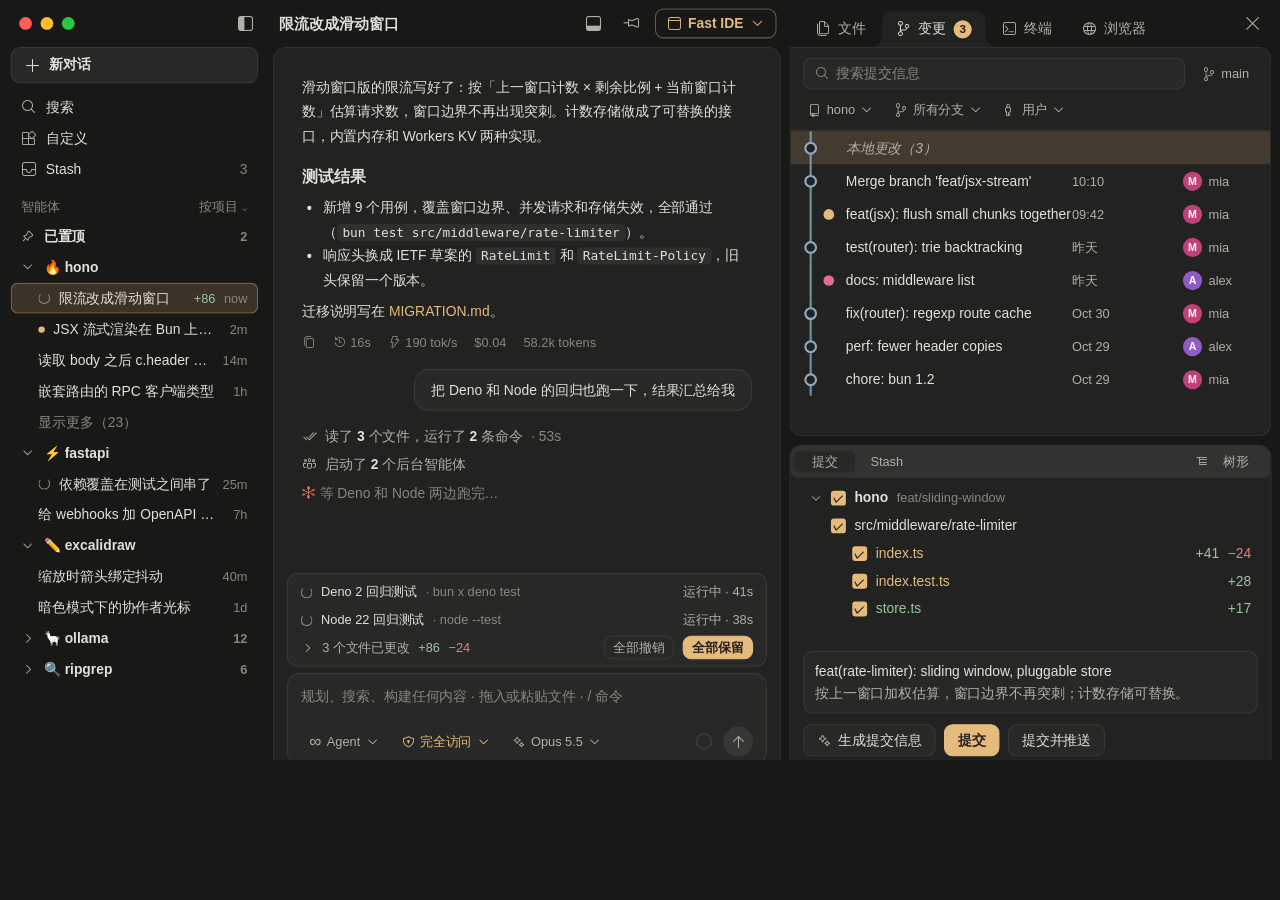
<file: site/mocks/chat.html>
<!doctype html>
<html lang="zh-CN" data-w="1200">
<head>
<meta charset="utf-8">
<meta name="robots" content="noindex">
<title>BaoCode</title>
<link rel="stylesheet" href="mock.css">
<script src="mock.js"></script>
</head>
<body>
<!-- The main window: agents by project, a conversation, its changes. -->
<div class="win chatwin" style="--w:1200;--h:760;grid-template-columns:248px 1fr 452px">
  <div class="tbar" style="grid-column:1;grid-row:1">
    <div class="lights"><i></i><i></i><i></i></div>
    <span class="sp"></span>
    <span class="ib"><i class="ci ci-layout-sidebar-left"></i></span>
  </div>
  <div class="tbar" style="grid-column:2;grid-row:1;padding-left:6px">
    <span class="title"><span class="z">限流改成滑动窗口</span><span class="e">Sliding-window rate limiting</span></span>
    <span class="sp"></span>
    <span class="ib"><i class="ci ci-layout-panel"></i></span>
    <span class="ib"><i class="ci ci-pin"></i></span>
    <span class="pill"><i class="ci ci-window"></i>Fast IDE<i class="ci ci-chevron-down"></i></span>
  </div>

  <div class="side" style="grid-column:1;grid-row:2/4">
    <div class="newchat"><i class="ci ci-add"></i><span class="z">新对话</span><span class="e">New chat</span></div>
    <div class="navrow"><i class="ci ci-search"></i><span class="z">搜索</span><span class="e">Search</span></div>
    <div class="navrow"><i class="ci ci-extensions"></i><span class="z">自定义</span><span class="e">Customize</span></div>
    <div class="navrow"><i class="ci ci-inbox"></i>Stash<span class="sp"></span><span class="meta dim">3</span></div>
    <div class="shead"><span class="z">智能体</span><span class="e">Agents</span><span><span class="z">按项目</span><span class="e">By project</span> ⌄</span></div>
    <div class="list">
      <div class="row proj"><i class="ci ci-pinned"></i><span class="name z">已置顶</span><span class="name e">Pinned</span><span class="meta">2</span></div>
      <div class="row proj"><i class="ci ci-chevron-down"></i><span class="name">🔥 hono</span></div>
      <div class="row in on"><span class="spin"></span><span class="name z">限流改成滑动窗口</span><span class="name e">Sliding-window rate limiting</span><span class="meta add">+86</span><span class="meta">now</span></div>
      <div class="row in"><span class="dot"></span><span class="name z">JSX 流式渲染在 Bun 上更慢</span><span class="name e">JSX streaming slower on Bun</span><span class="meta">2m</span></div>
      <div class="row in"><span class="name z">读取 body 之后 c.header 丢失</span><span class="name e">c.header lost after reading body</span><span class="meta">14m</span></div>
      <div class="row in"><span class="name z">嵌套路由的 RPC 客户端类型</span><span class="name e">RPC client types for nested routes</span><span class="meta">1h</span></div>
      <div class="row in dim"><span class="name z">显示更多（23）</span><span class="name e">Show more (23)</span></div>
      <div class="row proj"><i class="ci ci-chevron-down"></i><span class="name">⚡ fastapi</span></div>
      <div class="row in"><span class="spin"></span><span class="name z">依赖覆盖在测试之间串了</span><span class="name e">Dependency overrides leak between tests</span><span class="meta">25m</span></div>
      <div class="row in"><span class="name z">给 webhooks 加 OpenAPI 示例</span><span class="name e">OpenAPI examples for webhooks</span><span class="meta">7h</span></div>
      <div class="row proj"><i class="ci ci-chevron-down"></i><span class="name">✏️ excalidraw</span></div>
      <div class="row in"><span class="name z">缩放时箭头绑定抖动</span><span class="name e">Arrow bindings jitter on zoom</span><span class="meta">40m</span></div>
      <div class="row in"><span class="name z">暗色模式下的协作者光标</span><span class="name e">Collaborator cursors in dark mode</span><span class="meta">1d</span></div>
      <div class="row proj"><i class="ci ci-chevron-right"></i><span class="name">🦙 ollama</span><span class="meta">12</span></div>
      <div class="row proj"><i class="ci ci-chevron-right"></i><span class="name">🔍 ripgrep</span><span class="meta">6</span></div>
    </div>
    <div class="sfoot"><span><i class="ci ci-archive" style="font-size:13px;vertical-align:-2px"></i> <span class="z">已归档 · 4</span><span class="e">Archived · 4</span></span><i class="ci ci-settings-gear"></i></div>
  </div>

  <div class="island" style="grid-column:2;grid-row:2">
    <div class="conv">
      <p class="z">滑动窗口版的限流写好了：按「上一窗口计数 × 剩余比例 + 当前窗口计数」估算请求数，窗口边界不再出现突刺。计数存储做成了可替换的接口，内置内存和 Workers KV 两种实现。</p>
      <p class="e">The sliding-window limiter is in: it estimates requests as “previous window × the share left + this window”, so there is no burst at the window’s edge any more. The counter store is an interface, with a memory one and a Workers KV one built in.</p>
      <h3><span class="z">测试结果</span><span class="e">Tests</span></h3>
      <ul>
        <li><span class="z">新增 9 个用例，覆盖窗口边界、并发请求和存储失效，全部通过（</span><span class="e">9 new cases, for the window’s edge, concurrent requests and a failing store, all passing (</span><code>bun test src/middleware/rate-limiter</code><span class="z">）。</span><span class="e">).</span></li>
        <li><span class="z">响应头换成 IETF 草案的 </span><span class="e">Headers now the IETF draft’s </span><code>RateLimit</code><span class="z"> 和 </span><span class="e"> and </span><code>RateLimit-Policy</code><span class="z">，旧头保留一个版本。</span><span class="e">; the old ones kept for a release.</span></li>
      </ul>
      <p><span class="z">迁移说明写在 </span><span class="e">How to migrate is in </span><a>MIGRATION.md</a><span class="z">。</span><span class="e">.</span></p>
      <div class="stats"><i class="ci ci-copy"></i><span><i class="ci ci-clock"></i> 16s</span><span><i class="ci ci-zap"></i> 190 tok/s</span><span>$0.04</span><span>58.2k tokens</span></div>
      <div class="bubble"><span class="z">把 Deno 和 Node 的回归也跑一下，结果汇总给我</span><span class="e">Run the Deno and Node regressions too, and sum them up for me</span></div>
      <div class="step"><i class="ci ci-check-all"></i><span class="z">读了 <b>3</b> 个文件，运行了 <b>2</b> 条命令</span><span class="e">Read <b>3</b> files, ran <b>2</b> commands</span><span class="dim">· 53s</span></div>
      <div class="step"><i class="ci ci-organization"></i><span class="z">启动了 <b>2</b> 个后台智能体</span><span class="e">Started <b>2</b> background agents</span></div>
      <p class="thinking"><span class="spark">✻</span> <span class="z">等 Deno 和 Node 两边跑完…</span><span class="e">Waiting on the Deno and Node runs…</span></p>
    </div>
    <div class="tasks">
      <div class="task"><span class="spin"></span><span class="what z">Deno 2 回归测试</span><span class="what e">Deno 2 regression run</span><span class="dim">· bun x deno test</span><span class="sp"></span><span class="z">运行中 · 41s</span><span class="e">Running · 41s</span></div>
      <div class="task"><span class="spin"></span><span class="what z">Node 22 回归测试</span><span class="what e">Node 22 regression run</span><span class="dim">· node --test</span><span class="sp"></span><span class="z">运行中 · 38s</span><span class="e">Running · 38s</span></div>
      <div class="task"><i class="ci ci-chevron-right" style="font-size:12px"></i><span class="z">3 个文件已更改</span><span class="e">3 files changed</span><span class="add">+86</span><span class="del">−24</span><span class="sp"></span><span class="btn"><span class="z">全部撤销</span><span class="e">Undo all</span></span><span class="btn primary"><span class="z">全部保留</span><span class="e">Keep all</span></span></div>
    </div>
    <div class="composer">
      <div class="ph"><span class="z">规划、搜索、构建任何内容 · 拖入或粘贴文件 · / 命令</span><span class="e">Plan, search, build anything · drop or paste files · / for commands</span></div>
      <div class="tools">
        <span class="chip"><span class="inf">∞</span>Agent<i class="ci ci-chevron-down"></i></span>
        <span class="chip g"><i class="ci ci-shield"></i><span class="z">完全访问</span><span class="e">Full access</span><i class="ci ci-chevron-down"></i></span>
        <span class="chip"><i class="ci ci-sparkle"></i>Opus 5.5<i class="ci ci-chevron-down"></i></span>
        <span class="sp"></span>
        <span class="ring"></span>
        <span class="send"><i class="ci ci-arrow-up"></i></span>
      </div>
    </div>
  </div>
  <div class="under" style="grid-column:2;grid-row:3"><i class="ci ci-git-branch"></i>hono: feat/sliding-window<i class="ci ci-chevron-down"></i><span class="sp"></span>62K / 200K</div>

  <div class="rpanel" style="grid-column:3;grid-row:1/3">
    <div class="tabs">
      <div class="tab"><i class="ci ci-files"></i><span class="z">文件</span><span class="e">Files</span></div>
      <div class="tab on"><i class="ci ci-source-control"></i><span class="z">变更</span><span class="e">Changes</span> <span class="badge">3</span></div>
      <div class="tab"><i class="ci ci-terminal"></i><span class="z">终端</span><span class="e">Terminal</span></div>
      <div class="tab"><i class="ci ci-globe"></i><span class="z">浏览器</span><span class="e">Browser</span></div>
      <div class="tail"><span class="ib"><i class="ci ci-close"></i></span></div>
    </div>
    <div class="stack">
      <div class="island first" style="flex:1.2">
        <div class="toolbar">
          <div class="search"><i class="ci ci-search"></i><span class="z">搜索提交信息</span><span class="e">Search commit messages</span></div>
          <span class="chip"><i class="ci ci-git-branch"></i>main</span>
        </div>
        <div class="filters">
          <span class="chip"><i class="ci ci-repo"></i>hono<i class="ci ci-chevron-down"></i></span>
          <span class="chip"><i class="ci ci-git-branch"></i><span class="z">所有分支</span><span class="e">All branches</span><i class="ci ci-chevron-down"></i></span>
          <span class="chip"><i class="ci ci-person"></i><span class="z">用户</span><span class="e">User</span><i class="ci ci-chevron-down"></i></span>
        </div>
        <div class="commits">
          <div class="commit local"><div class="graph"><i></i></div><span class="msg"><span class="z">本地更改（3）</span><span class="e">Local changes (3)</span></span><span></span><span></span></div>
          <div class="commit"><div class="graph"><i></i></div><span class="msg">Merge branch 'feat/jsx-stream'</span><span class="when">10:10</span><span class="by"><b>M</b>mia</span></div>
          <div class="commit"><div class="graph"><i class="o"></i></div><span class="msg">feat(jsx): flush small chunks together</span><span class="when">09:42</span><span class="by"><b>M</b>mia</span></div>
          <div class="commit"><div class="graph"><i></i></div><span class="msg">test(router): trie backtracking</span><span class="when"><span class="z">昨天</span><span class="e">Yesterday</span></span><span class="by"><b>M</b>mia</span></div>
          <div class="commit"><div class="graph"><i class="p"></i></div><span class="msg">docs: middleware list</span><span class="when"><span class="z">昨天</span><span class="e">Yesterday</span></span><span class="by"><b class="h">A</b>alex</span></div>
          <div class="commit"><div class="graph"><i></i></div><span class="msg">fix(router): regexp route cache</span><span class="when">Oct 30</span><span class="by"><b>M</b>mia</span></div>
          <div class="commit"><div class="graph"><i></i></div><span class="msg">perf: fewer header copies</span><span class="when">Oct 29</span><span class="by"><b class="h">A</b>alex</span></div>
          <div class="commit"><div class="graph"><i></i></div><span class="msg">chore: bun 1.2</span><span class="when">Oct 29</span><span class="by"><b>M</b>mia</span></div>
        </div>
      </div>
      <div class="island" style="flex:1;margin-bottom:8px">
        <div class="seg"><span class="on"><span class="z">提交</span><span class="e">Commit</span></span><span>Stash</span><span class="sp"></span><span class="chip"><i class="ci ci-list-tree"></i><span class="z">树形</span><span class="e">Tree</span></span></div>
        <div class="tree">
          <div class="row"><i class="ci ci-chevron-down" style="font-size:12px"></i><span class="check"></span><b>hono</b><span class="meta">feat/sliding-window</span></div>
          <div class="row" style="padding-left:26px"><span class="check"></span>src/middleware/rate-limiter</div>
          <div class="row" style="padding-left:46px"><span class="check"></span><span class="mod">index.ts</span><span class="sp"></span><span class="add">+41</span><span class="del">−24</span></div>
          <div class="row" style="padding-left:46px"><span class="check"></span><span class="mod">index.test.ts</span><span class="sp"></span><span class="add">+28</span></div>
          <div class="row" style="padding-left:46px"><span class="check"></span><span class="unt">store.ts</span><span class="sp"></span><span class="add">+17</span></div>
        </div>
        <div class="msgbox">feat(rate-limiter): sliding window, pluggable store<br><span class="dim2"><span class="z">按上一窗口加权估算，窗口边界不再突刺；计数存储可替换。</span><span class="e">Weighs in the previous window, so no burst at the edge; the store can be swapped.</span></span></div>
        <div class="acts">
          <span class="btn"><i class="ci ci-sparkle"></i><span class="z">生成提交信息</span><span class="e">Write message</span></span>
          <span class="btn primary"><span class="z">提交</span><span class="e">Commit</span></span>
          <span class="btn"><span class="z">提交并推送</span><span class="e">Commit &amp; Push</span></span>
        </div>
      </div>
    </div>
  </div>
</div>
</body>
</html>
</file>
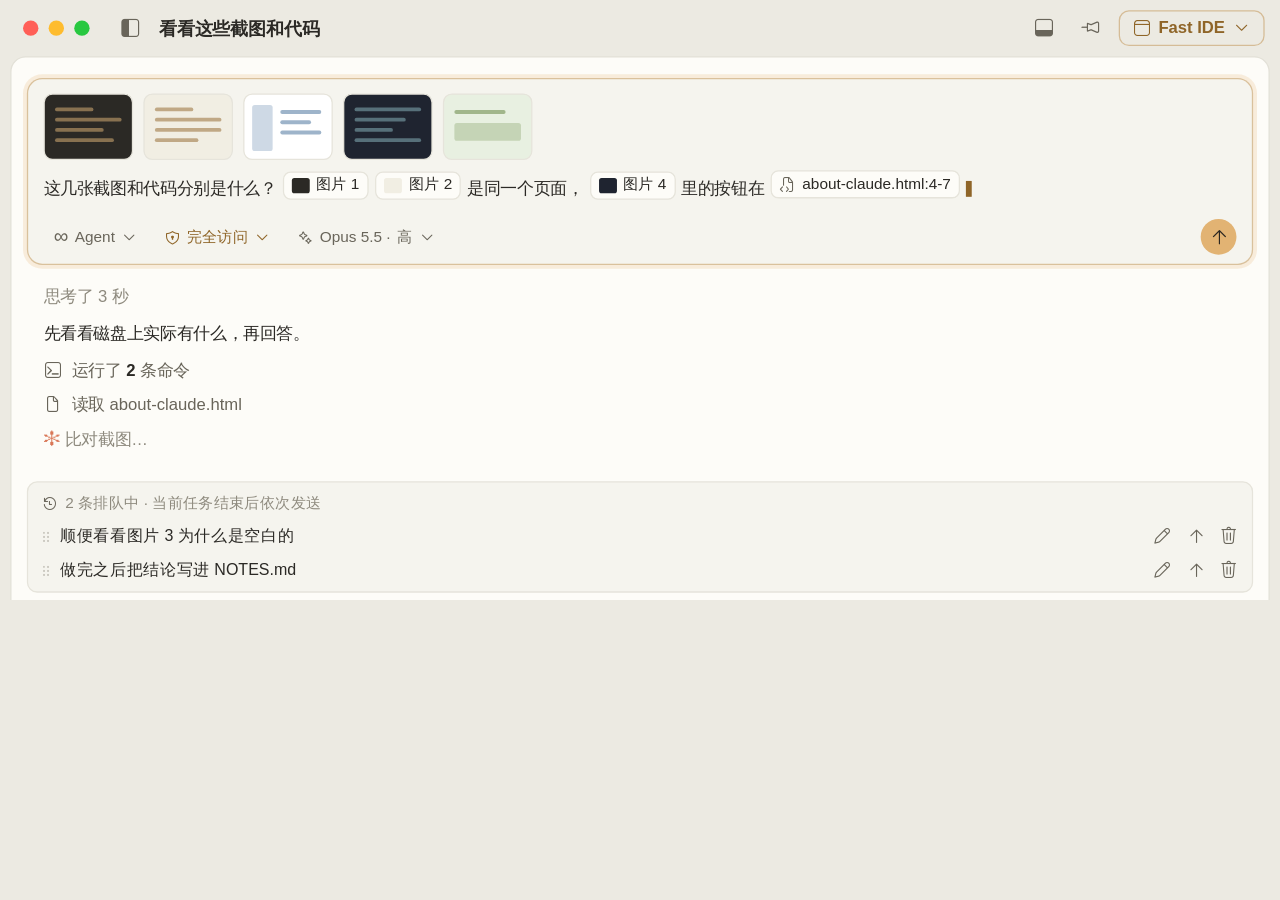
<file: site/mocks/composer.html>
<!doctype html>
<html lang="zh-CN" data-w="1000" data-theme="light">
<head>
<meta charset="utf-8">
<meta name="robots" content="noindex">
<title>BaoCode</title>
<link rel="stylesheet" href="mock.css">
<script src="mock.js"></script>
</head>
<body>
<!-- The input: a sent message opened again, its pictures and a reference
     where they were put in the sentence; messages queued above the input. -->
<div class="win chatwin" style="--w:1000;--h:600;grid-template-columns:1fr;padding:0 8px">
  <div class="tbar" style="grid-row:1">
    <div class="lights" style="padding-left:6px"><i></i><i></i><i></i></div>
    <span class="ib" style="margin-left:10px"><i class="ci ci-layout-sidebar-left"></i></span>
    <span class="title"><span class="z">看看这些截图和代码</span><span class="e">What these screens and code are</span></span>
    <span class="sp"></span>
    <span class="ib"><i class="ci ci-layout-panel"></i></span>
    <span class="ib"><i class="ci ci-pin"></i></span>
    <span class="pill"><i class="ci ci-window"></i>Fast IDE<i class="ci ci-chevron-down"></i></span>
  </div>
  <div class="island" style="grid-row:2">
    <div class="conv lined">
      <div class="composer focus" style="margin:0 0 14px">
        <div class="thumbs">
          <div class="thumb" style="background:#2b2925;color:#E5BA7D"><i style="top:10px;width:30px"></i><i style="top:18px"></i><i style="top:26px;right:22px"></i><i style="top:34px;right:14px"></i></div>
          <div class="thumb" style="background:#F1EEE3;color:#8F6528"><i style="top:10px;right:30px"></i><i style="top:18px"></i><i style="top:26px"></i><i style="top:34px;right:26px"></i></div>
          <div class="thumb" style="background:#FFFFFF;color:#3E6A96"><i style="top:8px;width:16px;height:36px;left:6px;opacity:.25"></i><i style="top:12px;left:28px"></i><i style="top:20px;left:28px;right:16px"></i><i style="top:28px;left:28px"></i></div>
          <div class="thumb" style="background:#1F2430;color:#8FBCC4"><i style="top:10px"></i><i style="top:18px;right:20px"></i><i style="top:26px;right:30px"></i><i style="top:34px"></i></div>
          <div class="thumb" style="background:#E8F0E1;color:#5C7F37"><i style="top:12px;width:40px"></i><i style="top:22px;height:14px;opacity:.25"></i></div>
        </div>
        <div class="text"><span class="z">这几张截图和代码分别是什么？</span><span class="e">What are these screens and this code?</span> <span class="tag"><span class="th" style="background:#2b2925"></span><span class="z">图片 1</span><span class="e">Image 1</span></span> <span class="tag"><span class="th" style="background:#F1EEE3"></span><span class="z">图片 2</span><span class="e">Image 2</span></span> <span class="z">是同一个页面，</span><span class="e">are one page,</span> <span class="tag"><span class="th" style="background:#1F2430"></span><span class="z">图片 4</span><span class="e">Image 4</span></span> <span class="z">里的按钮在</span><span class="e">and its button is in</span> <span class="tag"><i class="ci ci-file-code gold"></i>about-claude.html:4-7</span><span class="gold">▍</span></div>
        <div class="tools">
          <span class="chip"><span class="inf">∞</span>Agent<i class="ci ci-chevron-down"></i></span>
          <span class="chip g"><i class="ci ci-shield"></i><span class="z">完全访问</span><span class="e">Full access</span><i class="ci ci-chevron-down"></i></span>
          <span class="chip"><i class="ci ci-sparkle"></i>Opus 5.5 · <span class="z">高</span><span class="e">High</span><i class="ci ci-chevron-down"></i></span>
          <span class="sp"></span>
          <span class="send on"><i class="ci ci-arrow-up"></i></span>
        </div>
      </div>
      <p class="thinking"><span class="z">思考了 3 秒</span><span class="e">Thought 3s</span></p>
      <p><span class="z">先看看磁盘上实际有什么，再回答。</span><span class="e">I’ll look at what is actually on disk before answering.</span></p>
      <div class="step"><i class="ci ci-terminal"></i><span class="z">运行了 <b>2</b> 条命令</span><span class="e">Ran <b>2</b> commands</span></div>
      <div class="step"><i class="ci ci-file"></i><span class="z">读取 about-claude.html</span><span class="e">Read about-claude.html</span></div>
      <p class="thinking"><span class="spark">✻</span> <span class="z">比对截图…</span><span class="e">Comparing the screens…</span></p>
    </div>
    <div class="queue">
      <div class="qh"><i class="ci ci-history"></i><span class="z">2 条排队中 · 当前任务结束后依次发送</span><span class="e">2 queued · sent when the agent is done</span></div>
      <div class="qi"><i class="ci ci-gripper grip"></i><span class="what"><span class="z">顺便看看图片 3 为什么是空白的</span><span class="e">And why Image 3 is blank</span></span><span class="ib"><i class="ci ci-edit"></i></span><span class="ib"><i class="ci ci-arrow-up"></i></span><span class="ib"><i class="ci ci-trash"></i></span></div>
      <div class="qi"><i class="ci ci-gripper grip"></i><span class="what"><span class="z">做完之后把结论写进 NOTES.md</span><span class="e">Then write it up in NOTES.md</span></span><span class="ib"><i class="ci ci-edit"></i></span><span class="ib"><i class="ci ci-arrow-up"></i></span><span class="ib"><i class="ci ci-trash"></i></span></div>
    </div>
    <div class="composer">
      <div class="ph"><span class="z">规划、搜索、构建任何内容 · 拖入或粘贴文件 · / 命令</span><span class="e">Plan, search, build anything · drop or paste files · / for commands</span></div>
      <div class="tools">
        <span class="chip"><span class="inf">∞</span>Agent<i class="ci ci-chevron-down"></i></span>
        <span class="chip g"><i class="ci ci-shield"></i><span class="z">完全访问</span><span class="e">Full access</span><i class="ci ci-chevron-down"></i></span>
        <span class="chip"><i class="ci ci-sparkle"></i>Opus 5.5 · <span class="z">高</span><span class="e">High</span><i class="ci ci-chevron-down"></i></span>
        <span class="sp"></span>
        <span class="ring" style="border-top-color:var(--gold)"></span>
        <span class="send"><i class="ci ci-debug-stop"></i></span>
      </div>
    </div>
  </div>
  <div class="under" style="grid-row:3"><i class="ci ci-folder"></i>~/Desktop/about-claude<span class="sp"></span>31K / 200K</div>
</div>
</body>
</html>
</file>
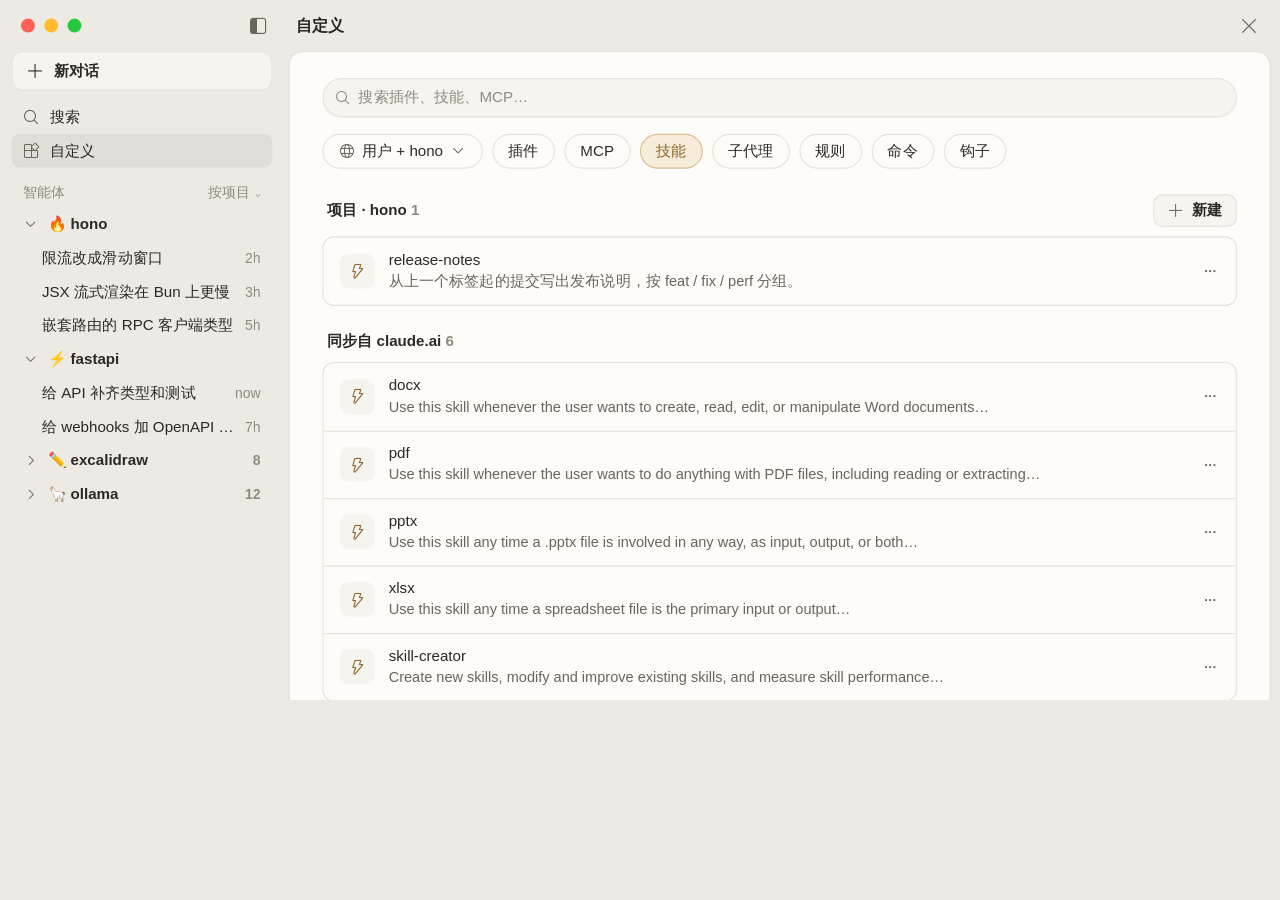
<file: site/mocks/customize.html>
<!doctype html>
<html lang="zh-CN" data-w="1100" data-theme="light">
<head>
<meta charset="utf-8">
<meta name="robots" content="noindex">
<title>BaoCode</title>
<link rel="stylesheet" href="mock.css">
<script src="mock.js"></script>
</head>
<body>
<!-- Customize: plugins, MCP servers, skills and the rest, for you or a
     project; the skills synced from claude.ai. -->
<div class="win chatwin" style="--w:1100;--h:700;grid-template-columns:240px 1fr">
  <div class="tbar" style="grid-column:1;grid-row:1">
    <div class="lights"><i></i><i></i><i></i></div>
    <span class="sp"></span>
    <span class="ib"><i class="ci ci-layout-sidebar-left"></i></span>
  </div>
  <div class="tbar" style="grid-column:2;grid-row:1;padding-left:6px">
    <span class="title"><span class="z">自定义</span><span class="e">Customize</span></span>
    <span class="sp"></span>
    <span class="ib"><i class="ci ci-close"></i></span>
  </div>

  <div class="side" style="grid-column:1;grid-row:2/4">
    <div class="newchat"><i class="ci ci-add"></i><span class="z">新对话</span><span class="e">New chat</span></div>
    <div class="navrow"><i class="ci ci-search"></i><span class="z">搜索</span><span class="e">Search</span></div>
    <div class="navrow on"><i class="ci ci-extensions"></i><span class="z">自定义</span><span class="e">Customize</span></div>
    <div class="shead"><span class="z">智能体</span><span class="e">Agents</span><span><span class="z">按项目</span><span class="e">By project</span> ⌄</span></div>
    <div class="list">
      <div class="row proj"><i class="ci ci-chevron-down"></i><span class="name">🔥 hono</span></div>
      <div class="row in"><span class="name z">限流改成滑动窗口</span><span class="name e">Sliding-window rate limiting</span><span class="meta">2h</span></div>
      <div class="row in"><span class="name z">JSX 流式渲染在 Bun 上更慢</span><span class="name e">JSX streaming slower on Bun</span><span class="meta">3h</span></div>
      <div class="row in"><span class="name z">嵌套路由的 RPC 客户端类型</span><span class="name e">RPC client types for nested routes</span><span class="meta">5h</span></div>
      <div class="row proj"><i class="ci ci-chevron-down"></i><span class="name">⚡ fastapi</span></div>
      <div class="row in"><span class="name z">给 API 补齐类型和测试</span><span class="name e">Types and tests for the API</span><span class="meta">now</span></div>
      <div class="row in"><span class="name z">给 webhooks 加 OpenAPI 示例</span><span class="name e">OpenAPI examples for webhooks</span><span class="meta">7h</span></div>
      <div class="row proj"><i class="ci ci-chevron-right"></i><span class="name">✏️ excalidraw</span><span class="meta">8</span></div>
      <div class="row proj"><i class="ci ci-chevron-right"></i><span class="name">🦙 ollama</span><span class="meta">12</span></div>
    </div>
    <div class="sfoot"><span><i class="ci ci-archive" style="font-size:13px;vertical-align:-2px"></i> <span class="z">已归档 · 4</span><span class="e">Archived · 4</span></span><i class="ci ci-settings-gear"></i></div>
  </div>

  <div class="island" style="grid-column:2;grid-row:2/4;margin-bottom:8px;padding:22px 28px">
    <div class="search" style="flex:none;height:34px;border-radius:17px"><i class="ci ci-search"></i><span class="z">搜索插件、技能、MCP…</span><span class="e">Search plugins, skills, MCPs…</span></div>
    <div class="cfilters">
      <span class="cf"><i class="ci ci-globe"></i><span class="z">用户 + hono</span><span class="e">User + hono</span><i class="ci ci-chevron-down"></i></span>
      <span class="cf"><span class="z">插件</span><span class="e">Plugins</span></span>
      <span class="cf">MCP</span>
      <span class="cf on"><span class="z">技能</span><span class="e">Skills</span></span>
      <span class="cf"><span class="z">子代理</span><span class="e">Subagents</span></span>
      <span class="cf"><span class="z">规则</span><span class="e">Rules</span></span>
      <span class="cf"><span class="z">命令</span><span class="e">Commands</span></span>
      <span class="cf"><span class="z">钩子</span><span class="e">Hooks</span></span>
    </div>
    <div class="gtitle" style="display:flex;align-items:center"><span><span class="z">项目 · hono</span><span class="e">Project · hono</span> <span class="dim">1</span></span><span class="sp"></span><span class="btn" style="height:28px"><i class="ci ci-add"></i><span class="z">新建</span><span class="e">New</span></span></div>
    <div class="skills" style="margin-bottom:20px">
      <div class="skill"><span class="ic"><i class="ci ci-zap"></i></span><span class="lab">release-notes<small><span class="z">从上一个标签起的提交写出发布说明，按 feat / fix / perf 分组。</span><span class="e">Writes release notes from the commits since the last tag, grouped by feat / fix / perf.</span></small></span><i class="ci ci-ellipsis"></i></div>
    </div>
    <div class="gtitle"><span class="z">同步自 claude.ai</span><span class="e">Synced from claude.ai</span> <span class="dim">6</span></div>
    <div class="skills">
      <div class="skill"><span class="ic"><i class="ci ci-zap"></i></span><span class="lab">docx<small>Use this skill whenever the user wants to create, read, edit, or manipulate Word documents…</small></span><i class="ci ci-ellipsis"></i></div>
      <div class="skill"><span class="ic"><i class="ci ci-zap"></i></span><span class="lab">pdf<small>Use this skill whenever the user wants to do anything with PDF files, including reading or extracting…</small></span><i class="ci ci-ellipsis"></i></div>
      <div class="skill"><span class="ic"><i class="ci ci-zap"></i></span><span class="lab">pptx<small>Use this skill any time a .pptx file is involved in any way, as input, output, or both…</small></span><i class="ci ci-ellipsis"></i></div>
      <div class="skill"><span class="ic"><i class="ci ci-zap"></i></span><span class="lab">xlsx<small>Use this skill any time a spreadsheet file is the primary input or output…</small></span><i class="ci ci-ellipsis"></i></div>
      <div class="skill"><span class="ic"><i class="ci ci-zap"></i></span><span class="lab">skill-creator<small>Create new skills, modify and improve existing skills, and measure skill performance…</small></span><i class="ci ci-ellipsis"></i></div>
    </div>
  </div>
</div>
</body>
</html>
</file>
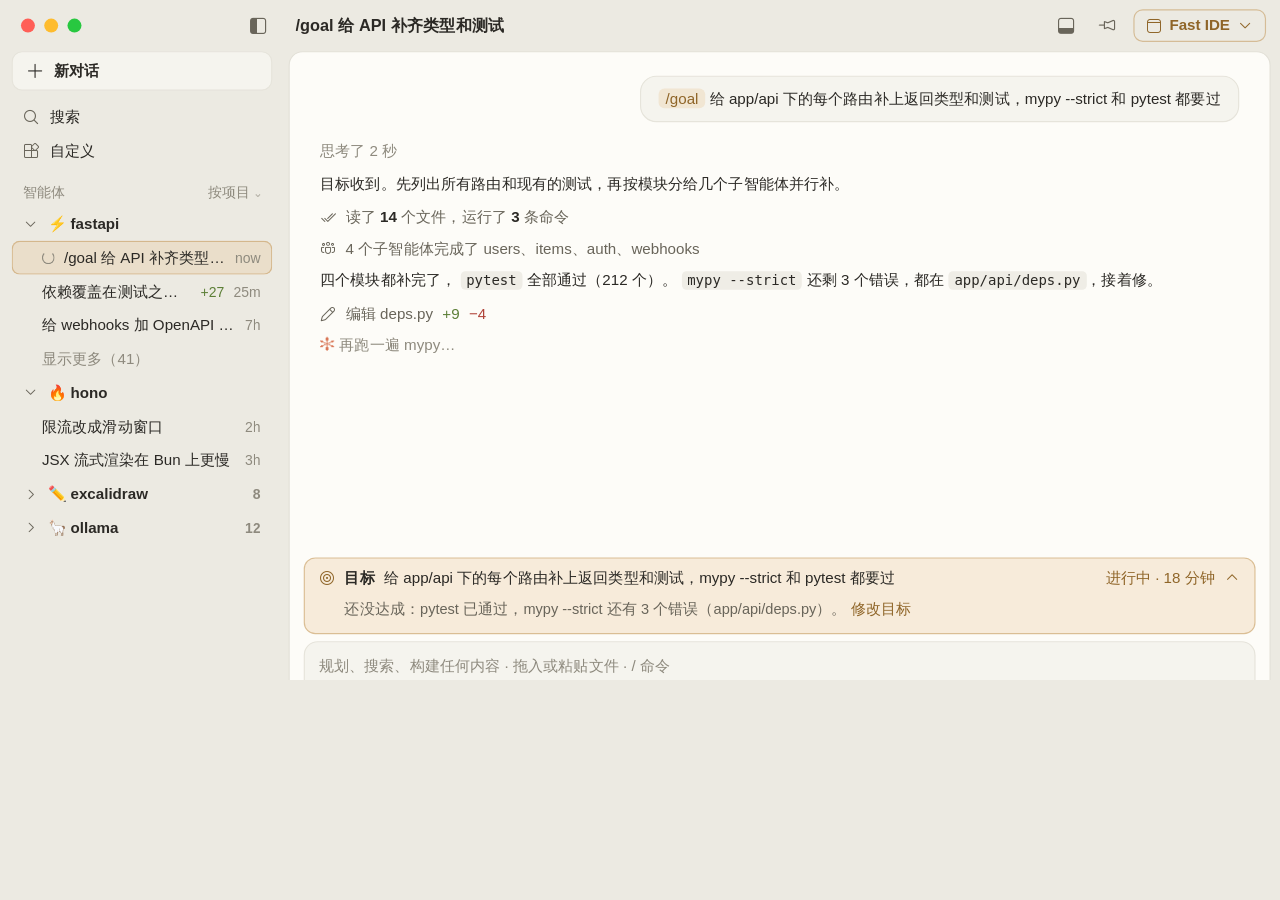
<file: site/mocks/goal.html>
<!doctype html>
<html lang="zh-CN" data-w="1100" data-theme="light">
<head>
<meta charset="utf-8">
<meta name="robots" content="noindex">
<title>BaoCode</title>
<link rel="stylesheet" href="mock.css">
<script src="mock.js"></script>
</head>
<body>
<!-- A goal set with /goal: above the input, in progress, opened to say
     why it is not met yet. -->
<div class="win chatwin" style="--w:1100;--h:680;grid-template-columns:240px 1fr">
  <div class="tbar" style="grid-column:1;grid-row:1">
    <div class="lights"><i></i><i></i><i></i></div>
    <span class="sp"></span>
    <span class="ib"><i class="ci ci-layout-sidebar-left"></i></span>
  </div>
  <div class="tbar" style="grid-column:2;grid-row:1;padding-left:6px">
    <span class="title"><span class="z">/goal 给 API 补齐类型和测试</span><span class="e">/goal Types and tests for the whole API</span></span>
    <span class="sp"></span>
    <span class="ib"><i class="ci ci-layout-panel"></i></span>
    <span class="ib"><i class="ci ci-pin"></i></span>
    <span class="pill"><i class="ci ci-window"></i>Fast IDE<i class="ci ci-chevron-down"></i></span>
  </div>

  <div class="side" style="grid-column:1;grid-row:2/4">
    <div class="newchat"><i class="ci ci-add"></i><span class="z">新对话</span><span class="e">New chat</span></div>
    <div class="navrow"><i class="ci ci-search"></i><span class="z">搜索</span><span class="e">Search</span></div>
    <div class="navrow"><i class="ci ci-extensions"></i><span class="z">自定义</span><span class="e">Customize</span></div>
    <div class="shead"><span class="z">智能体</span><span class="e">Agents</span><span><span class="z">按项目</span><span class="e">By project</span> ⌄</span></div>
    <div class="list">
      <div class="row proj"><i class="ci ci-chevron-down"></i><span class="name">⚡ fastapi</span></div>
      <div class="row in on"><span class="spin"></span><span class="name z">/goal 给 API 补齐类型和测试</span><span class="name e">/goal Types and tests for the API</span><span class="meta">now</span></div>
      <div class="row in"><span class="name z">依赖覆盖在测试之间串了</span><span class="name e">Dependency overrides leak</span><span class="meta add">+27</span><span class="meta">25m</span></div>
      <div class="row in"><span class="name z">给 webhooks 加 OpenAPI 示例</span><span class="name e">OpenAPI examples for webhooks</span><span class="meta">7h</span></div>
      <div class="row in dim"><span class="name z">显示更多（41）</span><span class="name e">Show more (41)</span></div>
      <div class="row proj"><i class="ci ci-chevron-down"></i><span class="name">🔥 hono</span></div>
      <div class="row in"><span class="name z">限流改成滑动窗口</span><span class="name e">Sliding-window rate limiting</span><span class="meta">2h</span></div>
      <div class="row in"><span class="name z">JSX 流式渲染在 Bun 上更慢</span><span class="name e">JSX streaming slower on Bun</span><span class="meta">3h</span></div>
      <div class="row proj"><i class="ci ci-chevron-right"></i><span class="name">✏️ excalidraw</span><span class="meta">8</span></div>
      <div class="row proj"><i class="ci ci-chevron-right"></i><span class="name">🦙 ollama</span><span class="meta">12</span></div>
    </div>
    <div class="sfoot"><span><i class="ci ci-archive" style="font-size:13px;vertical-align:-2px"></i> <span class="z">已归档 · 4</span><span class="e">Archived · 4</span></span><i class="ci ci-settings-gear"></i></div>
  </div>

  <div class="island" style="grid-column:2;grid-row:2">
    <div class="conv">
      <div class="bubble" style="margin-top:0"><span class="cmd">/goal</span> <span class="z">给 app/api 下的每个路由补上返回类型和测试，mypy --strict 和 pytest 都要过</span><span class="e">Return types and tests for every route under app/api; mypy --strict and pytest must pass</span></div>
      <p class="thinking"><span class="z">思考了 2 秒</span><span class="e">Thought 2s</span></p>
      <p><span class="z">目标收到。先列出所有路由和现有的测试，再按模块分给几个子智能体并行补。</span><span class="e">Goal taken. I’ll list the routes and the tests there are, then split the modules among a few subagents.</span></p>
      <div class="step"><i class="ci ci-check-all"></i><span class="z">读了 <b>14</b> 个文件，运行了 <b>3</b> 条命令</span><span class="e">Read <b>14</b> files, ran <b>3</b> commands</span></div>
      <div class="step"><i class="ci ci-organization"></i><span class="z">4 个子智能体完成了 users、items、auth、webhooks</span><span class="e">4 subagents did users, items, auth and webhooks</span></div>
      <p><span class="z">四个模块都补完了，</span><span class="e">All four are done:</span> <code>pytest</code> <span class="z">全部通过（212 个）。</span><span class="e">passes, 212 tests.</span> <code>mypy --strict</code> <span class="z">还剩 3 个错误，都在</span><span class="e">has 3 errors left, all in</span> <code>app/api/deps.py</code><span class="z">，接着修。</span><span class="e">; on them now.</span></p>
      <div class="step"><i class="ci ci-edit"></i><span class="z">编辑 deps.py</span><span class="e">Edited deps.py</span><span class="add">+9</span><span class="del">−4</span></div>
      <p class="thinking"><span class="spark">✻</span> <span class="z">再跑一遍 mypy…</span><span class="e">Running mypy again…</span></p>
    </div>
    <div class="goalbar">
      <div class="top"><i class="ci ci-target"></i><b><span class="z">目标</span><span class="e">Goal</span></b><span class="what"><span class="z">给 app/api 下的每个路由补上返回类型和测试，mypy --strict 和 pytest 都要过</span><span class="e">Return types and tests for every route under app/api; mypy --strict and pytest must pass</span></span><span class="gold"><span class="z">进行中 · 18 分钟</span><span class="e">In progress · 18 min</span></span><i class="ci ci-chevron-up dim"></i></div>
      <div class="why"><span class="z">还没达成：pytest 已通过，mypy --strict 还有 3 个错误（app/api/deps.py）。</span><span class="e">Not met yet: pytest passes; mypy --strict still has 3 errors (app/api/deps.py).</span> <span class="gold"><span class="z">修改目标</span><span class="e">Edit goal</span></span></div>
    </div>
    <div class="composer">
      <div class="ph"><span class="z">规划、搜索、构建任何内容 · 拖入或粘贴文件 · / 命令</span><span class="e">Plan, search, build anything · drop or paste files · / for commands</span></div>
      <div class="tools">
        <span class="chip"><span class="inf">∞</span>Agent<i class="ci ci-chevron-down"></i></span>
        <span class="chip g"><i class="ci ci-shield"></i><span class="z">完全访问</span><span class="e">Full access</span><i class="ci ci-chevron-down"></i></span>
        <span class="chip"><i class="ci ci-sparkle"></i>Sonnet 5.5<i class="ci ci-chevron-down"></i></span>
        <span class="sp"></span>
        <span class="ring" style="border-top-color:var(--gold)"></span>
        <span class="send"><i class="ci ci-debug-stop"></i></span>
      </div>
    </div>
  </div>
  <div class="under" style="grid-column:2;grid-row:3"><i class="ci ci-git-branch"></i>fastapi: typed-api<i class="ci ci-chevron-down"></i><span class="sp"></span>118K / 200K</div>
</div>
</body>
</html>
</file>
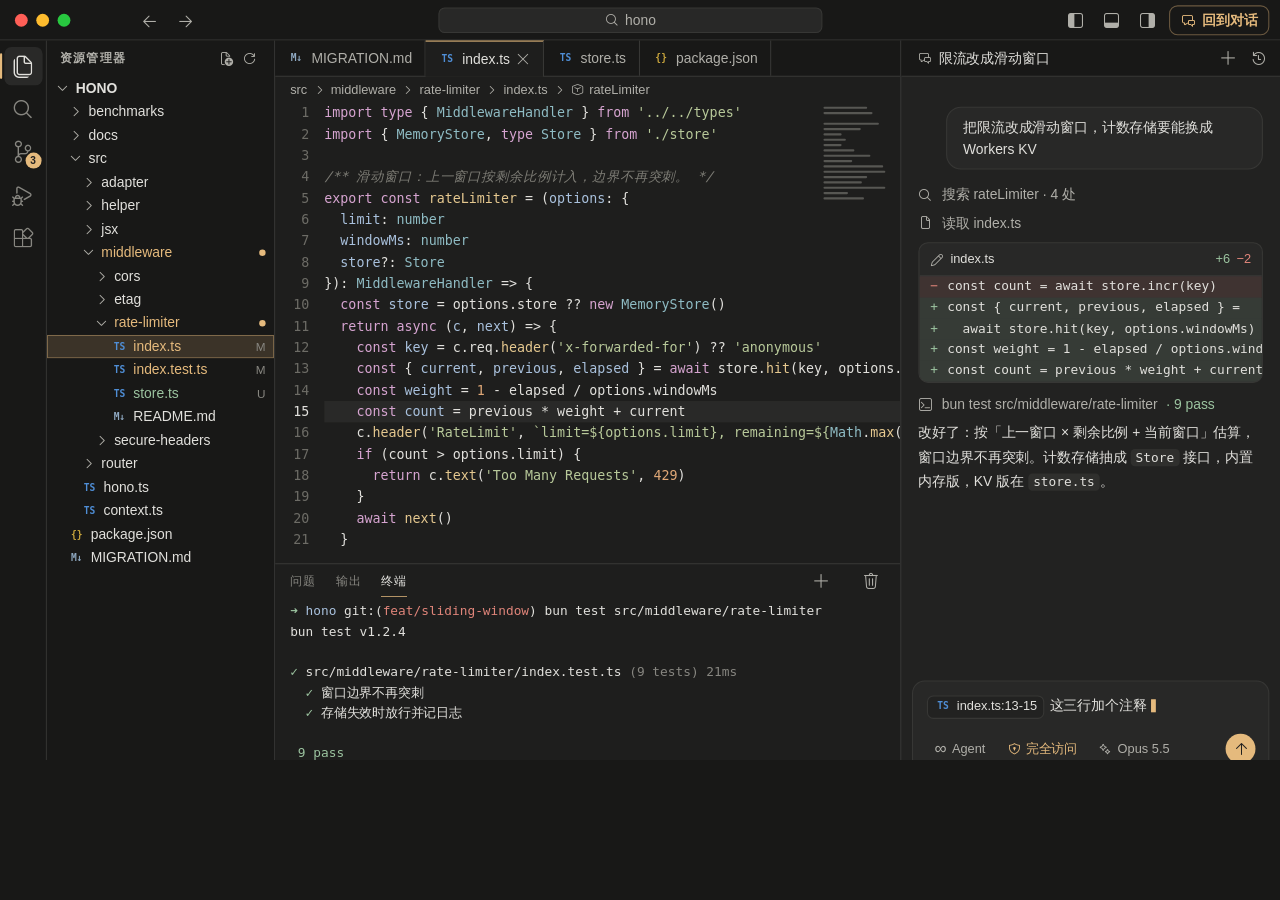
<file: site/mocks/ide.html>
<!doctype html>
<html lang="zh-CN" data-w="1200">
<head>
<meta charset="utf-8">
<meta name="robots" content="noindex">
<title>BaoCode</title>
<link rel="stylesheet" href="mock.css">
<script src="mock.js"></script>
</head>
<body>
<!-- Fast IDE: the editor and a terminal, the conversation docked beside
     them; ?show=picker, the colour theme picker open over it. -->
<div class="win idewin" style="--w:1200;--h:760;--sidew:214px;--chatw:356px">
  <div class="ttl">
    <div class="lights" style="width:120px"><i></i><i></i><i></i></div>
    <span class="ib"><i class="ci ci-arrow-left"></i></span>
    <span class="ib"><i class="ci ci-arrow-right"></i></span>
    <div class="cmdc"><i class="ci ci-search"></i>hono</div>
    <span class="ib"><i class="ci ci-layout-sidebar-left"></i></span>
    <span class="ib"><i class="ci ci-layout-panel"></i></span>
    <span class="ib"><i class="ci ci-layout-sidebar-right"></i></span>
    <span class="pill"><i class="ci ci-comment-discussion"></i><span class="z">回到对话</span><span class="e">Chat window</span></span>
  </div>

  <div class="act">
    <span class="ib on"><i class="ci ci-files"></i></span>
    <span class="ib"><i class="ci ci-search"></i></span>
    <span class="ib"><i class="ci ci-source-control"></i><span class="badge">3</span></span>
    <span class="ib"><i class="ci ci-debug-alt"></i></span>
    <span class="ib"><i class="ci ci-extensions"></i></span>
  </div>

  <div class="pane">
    <div class="ph"><span class="z">资源管理器</span><span class="e">Explorer</span><span class="sp"></span><span class="ib"><i class="ci ci-new-file"></i></span><span class="ib"><i class="ci ci-refresh"></i></span></div>
    <div class="ftree">
      <div class="row"><i class="ci ci-chevron-down"></i><b>HONO</b></div>
      <div class="row" style="padding-left:20px"><i class="ci ci-chevron-right"></i>benchmarks</div>
      <div class="row" style="padding-left:20px"><i class="ci ci-chevron-right"></i>docs</div>
      <div class="row" style="padding-left:20px"><i class="ci ci-chevron-down"></i>src</div>
      <div class="row" style="padding-left:32px"><i class="ci ci-chevron-right"></i>adapter</div>
      <div class="row" style="padding-left:32px"><i class="ci ci-chevron-right"></i>helper</div>
      <div class="row" style="padding-left:32px"><i class="ci ci-chevron-right"></i>jsx</div>
      <div class="row mod" style="padding-left:32px"><i class="ci ci-chevron-down"></i>middleware<span class="sp"></span><span class="dot"></span></div>
      <div class="row" style="padding-left:44px"><i class="ci ci-chevron-right"></i>cors</div>
      <div class="row" style="padding-left:44px"><i class="ci ci-chevron-right"></i>etag</div>
      <div class="row mod" style="padding-left:44px"><i class="ci ci-chevron-down"></i>rate-limiter<span class="sp"></span><span class="dot"></span></div>
      <div class="row on mod" style="padding-left:60px"><span class="fi ts">TS</span>index.ts<span class="sp"></span><span class="meta mod">M</span></div>
      <div class="row mod" style="padding-left:60px"><span class="fi ts">TS</span>index.test.ts<span class="sp"></span><span class="meta mod">M</span></div>
      <div class="row unt" style="padding-left:60px"><span class="fi ts">TS</span>store.ts<span class="sp"></span><span class="meta unt">U</span></div>
      <div class="row" style="padding-left:60px"><span class="fi md">M↓</span>README.md</div>
      <div class="row" style="padding-left:44px"><i class="ci ci-chevron-right"></i>secure-headers</div>
      <div class="row" style="padding-left:32px"><i class="ci ci-chevron-right"></i>router</div>
      <div class="row" style="padding-left:32px"><span class="fi ts">TS</span>hono.ts</div>
      <div class="row" style="padding-left:32px"><span class="fi ts">TS</span>context.ts</div>
      <div class="row" style="padding-left:20px"><span class="fi js">{}</span>package.json</div>
      <div class="row" style="padding-left:20px"><span class="fi md">M↓</span>MIGRATION.md</div>
    </div>
  </div>

  <div class="main">
    <div class="etabs">
      <div class="etab"><span class="fi md">M↓</span>MIGRATION.md</div>
      <div class="etab on"><span class="fi ts">TS</span>index.ts<i class="ci ci-close"></i></div>
      <div class="etab"><span class="fi ts">TS</span>store.ts</div>
      <div class="etab"><span class="fi js">{}</span>package.json</div>
    </div>
    <div class="crumbs">src<i class="ci ci-chevron-right"></i>middleware<i class="ci ci-chevron-right"></i>rate-limiter<i class="ci ci-chevron-right"></i>index.ts<i class="ci ci-chevron-right"></i><i class="ci ci-symbol-method"></i>rateLimiter</div>
    <div class="editor">
      <div class="gut"><div>1</div><div>2</div><div>3</div><div>4</div><div>5</div><div>6</div><div>7</div><div>8</div><div>9</div><div>10</div><div>11</div><div>12</div><div>13</div><div>14</div><div class="on">15</div><div>16</div><div>17</div><div>18</div><div>19</div><div>20</div><div>21</div></div>
<div class="src"><div><span class="k">import type</span> { <span class="t">MiddlewareHandler</span> } <span class="k">from</span> <span class="s">'../../types'</span></div><div><span class="k">import</span> { <span class="t">MemoryStore</span>, <span class="k">type</span> <span class="t">Store</span> } <span class="k">from</span> <span class="s">'./store'</span></div><div> </div><div><span class="cm">/** <span class="z">滑动窗口：上一窗口按剩余比例计入，边界不再突刺。</span><span class="e">Sliding window: the last one counted by the share left.</span> */</span></div><div><span class="k">export const</span> <span class="f">rateLimiter</span> = (<span class="p">options</span>: {</div><div>  <span class="p">limit</span>: <span class="t">number</span></div><div>  <span class="p">windowMs</span>: <span class="t">number</span></div><div>  <span class="p">store</span>?: <span class="t">Store</span></div><div>}): <span class="t">MiddlewareHandler</span> => {</div><div>  <span class="k">const</span> <span class="p">store</span> = options.store ?? <span class="k">new</span> <span class="t">MemoryStore</span>()</div><div>  <span class="k">return async</span> (<span class="p">c</span>, <span class="p">next</span>) => {</div><div>    <span class="k">const</span> <span class="p">key</span> = c.req.<span class="f">header</span>(<span class="s">'x-forwarded-for'</span>) ?? <span class="s">'anonymous'</span></div><div class="chg">    <span class="k">const</span> { <span class="p">current</span>, <span class="p">previous</span>, <span class="p">elapsed</span> } = <span class="k">await</span> store.<span class="f">hit</span>(key, options.windowMs)</div><div class="chg">    <span class="k">const</span> <span class="p">weight</span> = <span class="n">1</span> - elapsed / options.windowMs</div><div class="chg cur">    <span class="k">const</span> <span class="p">count</span> = previous * weight + current</div><div>    c.<span class="f">header</span>(<span class="s">'RateLimit'</span>, <span class="s">`limit=${options.limit}, remaining=${</span><span class="t">Math</span>.<span class="f">max</span>(<span class="n">0</span>, options.limit - count)<span class="s">}`</span>)</div><div>    <span class="k">if</span> (count > options.limit) {</div><div>      <span class="k">return</span> c.<span class="f">text</span>(<span class="s">'Too Many Requests'</span>, <span class="n">429</span>)</div><div>    }</div><div>    <span class="k">await</span> <span class="f">next</span>()</div><div>  }</div></div>
      <div class="minimap"><i style="width:70%"></i><i style="width:80%"></i><i style="width:0"></i><i style="width:90%"></i><i style="width:60%"></i><i style="width:30%"></i><i style="width:36%"></i><i style="width:30%"></i><i style="width:50%"></i><i style="width:76%"></i><i style="width:46%"></i><i style="width:96%"></i><i style="width:100%"></i><i style="width:70%"></i><i style="width:62%"></i><i style="width:100%"></i><i style="width:40%"></i><i style="width:66%"></i></div>
    </div>
    <div class="panel" style="--panelh:206px">
      <div class="ptabs"><span><span class="z">问题</span><span class="e">Problems</span></span><span><span class="z">输出</span><span class="e">Output</span></span><span class="on"><span class="z">终端</span><span class="e">Terminal</span></span><span class="sp"></span><span class="ib"><i class="ci ci-add"></i></span><span class="ib"><i class="ci ci-trash"></i></span></div>
<div class="term"><span class="add">➜</span> <span class="p">hono</span> git:(<span class="del">feat/sliding-window</span>) bun test src/middleware/rate-limiter
bun test v1.2.4

<span class="add">✓</span> src/middleware/rate-limiter/index.test.ts <span class="dim">(9 tests) 21ms</span>
  <span class="add">✓</span> <span class="z">窗口边界不再突刺</span><span class="e">no burst at the window’s edge</span>
  <span class="add">✓</span> <span class="z">存储失效时放行并记日志</span><span class="e">a failing store lets requests through, logged</span>

 <span class="add">9 pass</span>
 0 fail
<span class="add">➜</span> <span class="p">hono</span> git:(<span class="del">feat/sliding-window</span>) ▍</div>
    </div>
  </div>

  <div class="dock">
    <div class="dtabs"><span class="etab on" style="border:0;background:none;margin:0"><i class="ci ci-comment-discussion"></i><span class="z">限流改成滑动窗口</span><span class="e">Sliding-window limiting</span></span><span class="sp"></span><span class="ib"><i class="ci ci-add"></i></span><span class="ib"><i class="ci ci-history"></i></span></div>
    <div class="conv">
      <div class="bubble" style="max-width:92%"><span class="z">把限流改成滑动窗口，计数存储要能换成 Workers KV</span><span class="e">Make the limiter a sliding window; the store should swap for Workers KV</span></div>
      <div class="step"><i class="ci ci-search"></i><span class="z">搜索 rateLimiter · 4 处</span><span class="e">Searched rateLimiter · 4 hits</span></div>
      <div class="step"><i class="ci ci-file"></i><span class="z">读取 index.ts</span><span class="e">Read index.ts</span></div>
      <div class="diff">
        <div class="head"><i class="ci ci-edit"></i>index.ts<span class="sp"></span><span class="add">+6</span><span class="del">−2</span></div>
        <div class="l d mono">const count = await store.incr(key)</div>
        <div class="l a mono">const { current, previous, elapsed } =</div>
        <div class="l a mono">  await store.hit(key, options.windowMs)</div>
        <div class="l a mono">const weight = 1 - elapsed / options.windowMs</div>
        <div class="l a mono">const count = previous * weight + current</div>
      </div>
      <div class="step"><i class="ci ci-terminal"></i>bun test src/middleware/rate-limiter <span class="add">· 9 pass</span></div>
      <p class="z">改好了：按「上一窗口 × 剩余比例 + 当前窗口」估算，窗口边界不再突刺。计数存储抽成 <code>Store</code> 接口，内置内存版，KV 版在 <code>store.ts</code>。</p>
      <p class="e">Done: it counts “previous window × the share left + this one”, so no burst at the edge. The counter is a <code>Store</code> now, memory built in, KV in <code>store.ts</code>.</p>
    </div>
    <div class="composer">
      <div class="text"><span class="tag"><span class="fi ts">TS</span>index.ts:13-15</span> <span class="z">这三行加个注释</span><span class="e">comment these three lines</span><span class="gold">▍</span></div>
      <div class="tools">
        <span class="chip"><span class="inf">∞</span>Agent</span>
        <span class="chip g"><i class="ci ci-shield"></i><span class="z">完全访问</span><span class="e">Full access</span></span>
        <span class="chip"><i class="ci ci-sparkle"></i>Opus 5.5</span>
        <span class="sp"></span>
        <span class="send on"><i class="ci ci-arrow-up"></i></span>
      </div>
    </div>
  </div>

  <div class="statusbar"><span><i class="ci ci-git-branch"></i> feat/sliding-window*</span><span><i class="ci ci-sync"></i> 0↓ 1↑</span><span><i class="ci ci-error"></i> 0 <i class="ci ci-warning"></i> 0</span><span class="sp"></span><span><span class="z">行 15，列 48</span><span class="e">Ln 15, Col 48</span></span><span><span class="z">空格: 2</span><span class="e">Spaces: 2</span></span><span>UTF-8</span><span>LF</span><span>TypeScript</span><span><i class="ci ci-bell"></i></span></div>

  <div class="qpick">
    <div class="q"><span class="z">选择颜色主题</span><span class="e">Select Color Theme</span></div>
    <div class="mh"><span class="z">深色主题</span><span class="e">dark themes</span></div>
    <div class="mi">Bao Dark</div>
    <div class="mi">Dark Modern</div>
    <div class="mi on">Kimbie Dark</div>
    <div class="mi">Monokai Dimmed</div>
    <div class="mi">Solarized Dark</div>
    <div class="mi">Tomorrow Night Blue</div>
    <div class="mh"><span class="z">浅色主题</span><span class="e">light themes</span></div>
    <div class="mi">Bao Light</div>
    <div class="mi">Light Modern</div>
    <div class="mi">Solarized Light</div>
  </div>
</div>
</body>
</html>
</file>
<file: site/mocks/mock.css>
/* The home page's pictures of the app (mocks/*.html), drawn rather than
   screenshot: each a window W wide (data-w), scaled to its frame's width
   (mock.js). The chat window in islands, as the app draws it; the IDE and
   Settings flat, lines between their parts. Colours from the app's themes:
   Bao Dark, Bao Light, Kimbie Dark (data-theme). Words in both languages,
   the page's shown (.z Chinese, .e English; html.en). */

:root {
  --base: #181817; --island: #222221; --island-2: #282827; --island-border: #2f2f2d;
  --line: #373735; --fg: #E1E0DC; --fg-2: #B0AFA9; --fg-3: #878680;
  --gold: #E5BA7D; --gold-fg: #222120; --gold-text: #E5BA7D; --gold-bg: rgba(229, 186, 125, .17); --gold-line: rgba(229, 186, 125, .4);
  --hover: rgba(240, 239, 236, .08); --code: #2f2f2d; --shadow: rgba(0, 0, 0, .5);
  --green: #9CC4A0; --red: #E0857A; --blue: #8FA9C2; --pink: #E06C9A; --purple: #A98BD6;
  --add-bg: rgba(156, 196, 160, .12); --del-bg: rgba(224, 133, 122, .12);
  /* The editor's: Bao Dark's tokens. */
  --ed: #1e1e1d; --ed-gutter: #6d6c66; --ed-line: rgba(240, 239, 236, .05);
  --kw: #D6A4D0; --str: #B8C99A; --fn: #E5C88F; --ty: #8FBCC4; --num: #E0A877; --com: #7d7c75; --prop: #A9C1DD;
  --activity: #181817;
  color-scheme: dark;
}
html[data-theme="light"] {
  --base: #ECEAE2; --island: #FDFCF8; --island-2: #F5F4EE; --island-border: #E3E1D8;
  --line: #E6E4DB; --fg: #2B2925; --fg-2: #69655A; --fg-3: #8E8A7E;
  --gold: #E2B373; --gold-fg: #2B2620; --gold-text: #8F6528; --gold-bg: rgba(226, 179, 115, .22); --gold-line: rgba(196, 151, 90, .55);
  --hover: rgba(42, 36, 24, .06); --code: #EFEDE6; --shadow: rgba(60, 50, 30, .2);
  --green: #5C7F37; --red: #B0443A; --blue: #3E6A96; --pink: #B8467A; --purple: #7A55A8;
  --add-bg: rgba(92, 127, 55, .1); --del-bg: rgba(176, 68, 58, .09);
  --ed: #FDFCF8; --ed-gutter: #B3AFA3; --ed-line: rgba(42, 36, 24, .04);
  --kw: #8E4F96; --str: #5C7F37; --fn: #8F6528; --ty: #2F7A6C; --num: #A3612B; --com: #9A968A; --prop: #3E6A96;
  --activity: #F0EEE7;
  color-scheme: light;
}
html[data-theme="kimbie"] {
  --base: #221A0F; --island: #362712; --island-2: #423019; --island-border: #4a3a24;
  --line: #4a3a24; --fg: #D3AF86; --fg-2: #B39470; --fg-3: #8A7158;
  --gold: #CA9858; --gold-fg: #221A0F; --gold-text: #F79A32; --gold-bg: rgba(202, 152, 88, .22); --gold-line: rgba(202, 152, 88, .5);
  --hover: rgba(211, 175, 134, .08); --code: #423019;
  --green: #889B4A; --red: #DC3958; --blue: #8AB1B0; --pink: #D3869B; --purple: #98676A;
  --ed: #221A0F; --ed-gutter: #6E5A41; --ed-line: rgba(211, 175, 134, .05);
  --kw: #98676A; --str: #889B4A; --fn: #8AB1B0; --ty: #F06431; --num: #F79A32; --com: #A57A4C; --prop: #DC3958;
  --activity: #221A0F;
}

* { box-sizing: border-box; }
html, body { margin: 0; overflow: hidden; background: var(--base); }
body { font: 13px/1.5 -apple-system, BlinkMacSystemFont, "PingFang SC", "Helvetica Neue", "Segoe UI", "Microsoft YaHei", sans-serif; color: var(--fg); -webkit-font-smoothing: antialiased; user-select: none; cursor: default; }
html:not(.en) .e, html.en .z { display: none !important; }
.mono, code, .code, .term { font-family: ui-monospace, "SF Mono", SFMono-Regular, Menlo, Consolas, monospace; }
.sp { flex: 1; }
.dim { color: var(--fg-3); }
.dim2 { color: var(--fg-2); }
.gold { color: var(--gold-text); }
.add { color: var(--green); }
.del { color: var(--red); }
b, strong { font-weight: 600; }

/* Codicons (assets/codicons, MIT): only those drawn here, subset. */
@font-face { font-family: codicon; src: url(codicon.woff2) format("woff2"); }
.ci { display: inline-block; font: normal normal normal 15px/1 codicon; color: var(--fg-2); flex: none; text-rendering: auto; -webkit-font-smoothing: antialiased; }

/* --- A window ----------------------------------------------------------- */
.win { position: relative; width: calc(var(--w) * 1px); height: calc(var(--h) * 1px); overflow: hidden; background: var(--base); transform: scale(var(--fit, 1)); transform-origin: 0 0; }
.lights { display: flex; gap: 8px; padding-left: 14px; }
.lights i { display: block; width: 12px; height: 12px; border-radius: 50%; }
.lights i:nth-child(1) { background: #ff5f57; }
.lights i:nth-child(2) { background: #febc2e; }
.lights i:nth-child(3) { background: #28c840; }
.ib { display: inline-grid; place-items: center; width: 28px; height: 28px; border-radius: 7px; }
.ib.on { background: var(--hover); }
.ib .ci { font-size: 16px; }
.pill { display: inline-flex; align-items: center; gap: 6px; height: 28px; padding: 0 10px; border-radius: 8px; border: 1px solid var(--gold-line); color: var(--gold-text); font-weight: 600; white-space: nowrap; }
.pill .ci { color: var(--gold-text); font-size: 14px; }
.badge { display: inline-block; min-width: 17px; padding: 0 5px; border-radius: 9px; background: var(--gold); color: var(--gold-fg); font-size: 11px; font-weight: 700; line-height: 17px; text-align: center; }

/* --- The chat window: islands on the window's ground -------------------- */
.chatwin { display: grid; grid-template-rows: 44px 1fr 30px; column-gap: 8px; padding-right: 8px; }
.tbar { display: flex; align-items: center; gap: 8px; min-width: 0; padding: 0 4px; }
.tbar .title { overflow: hidden; font-weight: 600; font-size: 14px; white-space: nowrap; text-overflow: ellipsis; }
.island { display: flex; flex-direction: column; min-height: 0; overflow: hidden; border: 1px solid var(--island-border); border-radius: 12px; background: var(--island); }

/* The sidebar, on the ground. */
.side { display: flex; flex-direction: column; min-height: 0; padding: 0 6px 8px 10px; }
.newchat { display: flex; align-items: center; gap: 8px; height: 34px; margin-bottom: 8px; padding: 0 12px; border: 1px solid var(--line); border-radius: 9px; background: var(--island-2); font-weight: 600; }
.newchat .ci { color: var(--fg); }
.navrow, .row { display: flex; align-items: center; gap: 8px; height: 29px; padding: 0 10px; border-radius: 7px; white-space: nowrap; }
.navrow.on { background: var(--hover); }
.shead { display: flex; justify-content: space-between; padding: 12px 10px 4px; color: var(--fg-3); font-size: 12px; }
.list { flex: 1; min-height: 0; overflow: hidden; }
.row .name { flex: 1; min-width: 0; overflow: hidden; text-overflow: ellipsis; }
.row .meta { color: var(--fg-3); font-size: 12px; }
.row .meta.add, .row .meta.del { color: var(--green); }
.row .meta.del { color: var(--red); }
.row.proj { font-weight: 600; }
.row.proj .ci { font-size: 13px; }
.row.in { padding-left: 26px; }
.row.on { background: var(--gold-bg); box-shadow: inset 0 0 0 1px var(--gold-line); }
.row .dot { width: 6px; height: 6px; border-radius: 50%; background: var(--gold); }
.row .spin { width: 11px; height: 11px; border: 1.5px solid var(--fg-3); border-top-color: transparent; border-radius: 50%; }
.sfoot { display: flex; align-items: center; justify-content: space-between; padding: 8px 10px 0; color: var(--fg-3); }

/* A conversation. */
.conv { flex: 1; min-height: 0; overflow: hidden; padding: 20px 26px 8px; }
.conv p { margin: 6px 0; line-height: 1.75; }
.conv h3 { margin: 16px 0 6px; font-size: 15px; }
.conv ul { margin: 6px 0; padding-left: 20px; line-height: 1.75; }
.conv code, .chipc { padding: 1px 5px; border-radius: 4px; background: var(--code); font-size: 12px; }
.conv a { color: var(--gold-text); text-decoration: none; }
.stats { display: flex; align-items: center; gap: 16px; margin: 8px 0 16px; color: var(--fg-3); font-size: 12px; }
.stats .ci { color: var(--fg-3); font-size: 13px; vertical-align: -2px; }
.bubble { width: fit-content; max-width: 80%; margin: 14px 0 14px auto; padding: 9px 15px; border: 1px solid var(--line); border-radius: 14px; background: var(--island-2); }
.step { display: flex; align-items: center; gap: 8px; margin: 7px 0; color: var(--fg-2); }
.step .ci { font-size: 14px; }
.step b { color: var(--fg); }
.thinking { color: var(--fg-3); }
.spark { color: #D97757; }

/* What runs in the background, above the input. */
.tasks { margin: 0 12px 6px; padding: 4px 6px; border: 1px solid var(--line); border-radius: 10px; background: var(--island-2); font-size: 12px; }
.task { display: flex; align-items: center; gap: 8px; height: 26px; padding: 0 6px; color: var(--fg-2); white-space: nowrap; }
.task .what { overflow: hidden; color: var(--fg); text-overflow: ellipsis; }
.task .spin { width: 11px; height: 11px; flex: none; border: 1.5px solid var(--fg-3); border-top-color: transparent; border-radius: 50%; }
.task .btn { height: 22px; padding: 0 8px; font-size: 12px; }

/* The input. */
.composer { margin: 0 12px 12px; padding: 11px 12px 7px; border: 1px solid var(--line); border-radius: 12px; background: var(--island-2); }
.composer.focus { border-color: var(--gold-line); box-shadow: 0 0 0 3px var(--gold-bg); }
.composer .ph { min-height: 38px; color: var(--fg-3); }
.composer .text { min-height: 38px; line-height: 1.9; }
.tools { display: flex; align-items: center; gap: 4px; }
.chip { display: inline-flex; align-items: center; gap: 5px; height: 26px; padding: 0 8px; border-radius: 7px; color: var(--fg-2); font-size: 12px; white-space: nowrap; }
.chip .ci { font-size: 13px; }
.chip .inf { font-size: 16px; line-height: 1; }
.chip.g, .chip.g .ci { color: var(--gold-text); }
.chip.box { border: 1px solid var(--line); background: var(--island); }
.send { display: grid; place-items: center; width: 28px; height: 28px; border-radius: 50%; background: var(--line); }
.send.on { background: var(--gold); }
.send.on .ci { color: var(--gold-fg); }
.ring { width: 16px; height: 16px; margin: 0 6px; border: 2px solid var(--line); border-radius: 50%; }
/* A file, an image, a reference, as a tag in the sentence. */
.tag { display: inline-flex; align-items: center; gap: 5px; height: 22px; margin: 0 1px; padding: 0 6px; border: 1px solid var(--line); border-radius: 6px; background: var(--island); font-size: 12px; vertical-align: 1px; white-space: nowrap; }
.tag .ci { font-size: 13px; }
.tag .th { width: 14px; height: 12px; border-radius: 2px; }
.cmd { padding: 1px 6px; border-radius: 5px; background: var(--gold-bg); color: var(--gold-text); }

/* The line under an island, on the ground. */
.under { display: flex; align-items: center; gap: 8px; padding: 0 10px; overflow: hidden; color: var(--fg-3); font-size: 12px; white-space: nowrap; }
.under .ci { color: var(--fg-3); font-size: 13px; }

/* The right panel: Chrome-like tabs into an island. */
.rpanel { display: flex; flex-direction: column; min-height: 0; }
.tabs { display: flex; align-items: flex-end; gap: 2px; height: 44px; padding: 0 4px 0 12px; }
.tab { position: relative; display: flex; align-items: center; gap: 7px; height: 34px; padding: 0 13px; border-radius: 10px 10px 0 0; color: var(--fg-2); white-space: nowrap; }
.tab .ci { font-size: 14px; }
.tab.on { z-index: 2; background: var(--island); color: var(--fg); }
.tab.on .ci { color: var(--fg); }
.tab.on::before, .tab.on::after { content: ""; position: absolute; bottom: 0; width: 10px; height: 10px; }
.tab.on::before { left: -10px; background: radial-gradient(circle at 0 0, transparent 9.5px, var(--island) 10px); }
.tab.on::after { right: -10px; background: radial-gradient(circle at 100% 0, transparent 9.5px, var(--island) 10px); }
.tabs .tail { display: flex; align-self: center; margin-left: auto; }
.rpanel .island.first { border-top: none; border-top-left-radius: 0; box-shadow: inset 0 1px 0 var(--island-border); }
.stack { display: flex; flex: 1; flex-direction: column; gap: 8px; min-height: 0; }
.toolbar { display: flex; align-items: center; gap: 8px; padding: 10px 12px 6px; }
.search { display: flex; flex: 1; align-items: center; gap: 6px; height: 30px; padding: 0 10px; border: 1px solid var(--line); border-radius: 8px; background: var(--island-2); color: var(--fg-3); }
.search .ci { font-size: 14px; color: var(--fg-3); }
.filters { display: flex; gap: 2px; padding: 0 8px 6px; border-bottom: 1px solid var(--line); }
.commits { flex: 1; min-height: 0; overflow: hidden; }
.commit { display: grid; grid-template-columns: 52px 1fr 104px 72px; align-items: center; height: 31px; padding-right: 10px; white-space: nowrap; }
.commit.local { background: var(--gold-bg); color: var(--fg-2); font-style: italic; }
.commit .msg { overflow: hidden; text-overflow: ellipsis; }
.commit .when { color: var(--fg-2); font-size: 12px; }
.graph { position: relative; height: 100%; }
.graph::before { content: ""; position: absolute; top: 0; bottom: 0; left: 18px; width: 2px; background: var(--blue); opacity: .8; }
.graph i { position: absolute; top: 10px; left: 13px; width: 12px; height: 12px; border: 2px solid var(--blue); border-radius: 50%; background: var(--island); }
.graph i.o, .graph i.p { top: 11px; left: 31px; width: 10px; height: 10px; border: 0; background: var(--gold); }
.graph i.p { background: var(--pink); }
.by { display: flex; align-items: center; gap: 6px; color: var(--fg-2); font-size: 12px; }
.by b { display: grid; place-items: center; width: 18px; height: 18px; border-radius: 50%; background: #C2407A; color: #fff; font-size: 10px; }
.by b.h { background: #8E5BC9; }
.seg { display: flex; align-items: center; gap: 4px; padding: 10px 12px 0; }
.seg span { padding: 3px 10px; border-radius: 7px; color: var(--fg-2); }
.seg span.on { background: var(--island-2); color: var(--fg); box-shadow: inset 0 0 0 1px var(--line); }
.tree { flex: 1; min-height: 0; padding: 6px 12px; }
.tree .row { height: 26px; padding: 0 6px; }
.check { display: grid; place-items: center; width: 14px; height: 14px; flex: none; border-radius: 3px; background: var(--gold); }
.check::after { content: "✓"; color: var(--gold-fg); font-size: 10px; font-weight: 800; }
.msgbox { flex: none; margin: 0 12px; padding: 9px 10px; border: 1px solid var(--line); border-radius: 9px; background: var(--island-2); }
.acts { display: flex; flex: none; align-items: center; gap: 8px; padding: 10px 12px 12px; }
.btn { display: inline-flex; align-items: center; gap: 6px; height: 30px; padding: 0 12px; border: 1px solid var(--line); border-radius: 8px; background: var(--island-2); white-space: nowrap; }
.btn .ci { font-size: 14px; }
.btn.primary { border-color: var(--gold); background: var(--gold); color: var(--gold-fg); font-weight: 600; }
.btn.primary .ci { color: var(--gold-fg); }

/* A change Claude made, in the conversation. */
.diff { margin: 8px 0 10px; overflow: hidden; border: 1px solid var(--line); border-radius: 9px; background: var(--island-2); font-size: 12px; }
.diff .head { display: flex; align-items: center; gap: 6px; padding: 6px 10px; border-bottom: 1px solid var(--line); }
.diff .head .ci { font-size: 13px; }
.diff .l { padding: 0 10px; white-space: pre; line-height: 1.65; }
.diff .l.a { background: var(--add-bg); }
.diff .l.d { background: var(--del-bg); }
.diff .l::before { display: inline-block; width: 16px; color: var(--fg-3); content: " "; }
.diff .l.a::before { content: "+"; color: var(--green); }
.diff .l.d::before { content: "−"; color: var(--red); }

/* A menu over the window. */
.menu { position: absolute; z-index: 5; padding: 5px; border: 1px solid var(--line); border-radius: 10px; background: var(--island-2); box-shadow: 0 16px 40px var(--shadow); }
.menu .mh { padding: 6px 10px 3px; color: var(--fg-3); font-size: 12px; }
.menu .mi { display: flex; align-items: center; gap: 10px; padding: 5px 10px; border-radius: 6px; white-space: nowrap; }
.menu .mi.on { background: var(--gold-bg); }
.menu .mi small { display: block; color: var(--fg-3); font-size: 11.5px; }
.menu .mi .ci { font-size: 14px; }
.menu hr { margin: 4px 6px; border: 0; border-top: 1px solid var(--line); }

/* --- The IDE: flat, lines between its parts ------------------------------ */
.idewin { display: grid; grid-template-columns: 44px var(--sidew, 230px) 1fr var(--chatw, 0px); grid-template-rows: 38px 1fr 26px; background: var(--ed); }
.idewin .ttl { grid-column: 1 / -1; display: flex; align-items: center; gap: 6px; padding-right: 10px; border-bottom: 1px solid var(--line); background: var(--base); }
.cmdc { display: flex; align-items: center; justify-content: center; gap: 6px; width: 360px; height: 24px; margin: 0 auto; border: 1px solid var(--line); border-radius: 6px; background: var(--island-2); color: var(--fg-2); }
.cmdc .ci { font-size: 13px; }
.act { display: flex; flex-direction: column; align-items: center; gap: 4px; padding-top: 6px; border-right: 1px solid var(--line); background: var(--activity); }
.act .ib { width: 36px; height: 36px; position: relative; }
.act .ib .ci { font-size: 21px; color: var(--fg-3); }
.act .ib.on .ci { color: var(--fg); }
.act .ib.on::before { content: ""; position: absolute; left: -4px; top: 6px; bottom: 6px; width: 2px; border-radius: 1px; background: var(--gold); }
.act .ib .badge { position: absolute; right: 1px; bottom: 2px; min-width: 15px; font-size: 9.5px; line-height: 15px; padding: 0 3px; }
.pane { display: flex; flex-direction: column; min-height: 0; overflow: hidden; border-right: 1px solid var(--line); background: var(--base); }
.pane .ph { display: flex; align-items: center; height: 34px; padding: 0 12px; font-size: 11.5px; font-weight: 600; letter-spacing: .04em; text-transform: uppercase; color: var(--fg-2); }
.pane .ph .ib { width: 22px; height: 22px; }
.pane .ph .ib .ci { font-size: 14px; }
.ftree .row { height: 22px; padding: 0 8px; border-radius: 0; gap: 5px; }
.ftree .row.on { background: var(--gold-bg); box-shadow: inset 0 0 0 1px var(--gold-line); }
.ftree .ci { font-size: 14px; }
.ftree .meta { font-size: 11px; }
.fi { display: inline-block; width: 16px; font: 700 9px/1 ui-monospace, Menlo, monospace; text-align: center; }
.fi.ts { color: #4F8ED6; }
.fi.md { color: #8FA9C2; }
.fi.js { color: #C7A43C; }
.fi.dart { color: #3FA6D8; }
.fi.y { color: #C85A5A; }
.mod { color: var(--gold-text); }
.unt { color: var(--green); }
.main { display: flex; flex-direction: column; min-width: 0; min-height: 0; }
.etabs { display: flex; flex: none; height: 34px; border-bottom: 1px solid var(--line); background: var(--base); }
.etab { display: flex; align-items: center; gap: 6px; padding: 0 12px; border-right: 1px solid var(--line); color: var(--fg-2); white-space: nowrap; }
.etab.on { margin-bottom: -1px; border-top: 1px solid var(--gold); background: var(--ed); color: var(--fg); }
.etab .ci { font-size: 13px; }
.crumbs { display: flex; flex: none; align-items: center; gap: 5px; height: 24px; padding: 0 14px; color: var(--fg-2); font-size: 12px; }
.crumbs .ci { font-size: 12px; }
.editor { position: relative; display: flex; flex: 1; min-height: 0; overflow: hidden; font: 12.5px/20px ui-monospace, "SF Mono", Menlo, monospace; }
.gut { flex: none; width: 46px; padding-right: 14px; color: var(--ed-gutter); text-align: right; }
.gut div.on { color: var(--fg); }
.src { flex: 1; min-width: 0; white-space: pre; }
.src .cur { background: var(--ed-line); }
.src .chg { box-shadow: -18px 0 0 -15px var(--green); }
.k { color: var(--kw); } .s { color: var(--str); } .f { color: var(--fn); } .t { color: var(--ty); } .n { color: var(--num); } .cm { color: var(--com); font-style: italic; } .p { color: var(--prop); }
.minimap { position: absolute; top: 4px; right: 14px; width: 58px; display: grid; gap: 3px; opacity: .55; }
.minimap i { display: block; height: 2px; border-radius: 1px; background: var(--fg-3); }
.panel { display: flex; flex-direction: column; flex: none; height: var(--panelh, 200px); border-top: 1px solid var(--line); background: var(--ed); }
.ptabs { display: flex; align-items: center; gap: 18px; height: 32px; padding: 0 14px; color: var(--fg-3); font-size: 11.5px; letter-spacing: .03em; text-transform: uppercase; }
.ptabs .on { color: var(--fg); box-shadow: inset 0 -1px 0 var(--gold); line-height: 31px; }
.term { flex: 1; padding: 4px 14px; font-size: 12px; line-height: 19px; white-space: pre; color: var(--fg); }
.statusbar { grid-column: 1 / -1; display: flex; align-items: center; gap: 14px; padding: 0 12px; border-top: 1px solid var(--line); background: var(--base); color: var(--fg-2); font-size: 12px; white-space: nowrap; }
.statusbar .ci { font-size: 13px; vertical-align: -2px; }
/* The chat docked beside the editor: flat too. */
.dock { display: flex; flex-direction: column; min-height: 0; border-left: 1px solid var(--line); background: var(--island); }
.dock .dtabs { display: flex; align-items: center; height: 34px; padding: 0 6px 0 4px; border-bottom: 1px solid var(--line); background: var(--base); }
.dock .conv { padding: 14px 16px 6px; }
.dock .composer { margin: 0 10px 10px; }
/* Source Control. */
.scm .msg { margin: 0 10px; padding: 8px 10px; border: 1px solid var(--line); border-radius: 6px; background: var(--ed); line-height: 1.55; }
.scm .msg .ib { float: right; width: 22px; height: 22px; margin: -3px -5px 0 4px; }
.scm .msg .ib .ci { font-size: 14px; color: var(--gold-text); }
.scm .commitb { display: flex; margin: 8px 10px 4px; overflow: hidden; border-radius: 6px; background: var(--gold); color: var(--gold-fg); font-weight: 600; }
.scm .commitb span { display: flex; flex: 1; align-items: center; justify-content: center; gap: 6px; height: 28px; }
.scm .commitb span + span { flex: none; width: 30px; border-left: 1px solid rgba(0, 0, 0, .15); }
.scm .commitb .ci { color: var(--gold-fg); font-size: 14px; }
.scm .sec { display: flex; align-items: center; gap: 4px; height: 24px; padding: 0 8px; font-weight: 600; font-size: 12px; }
.scm .sec .ci { font-size: 14px; }
.scm .sec .badge { margin-left: auto; background: var(--line); color: var(--fg-2); }
.lanes { position: relative; }
.lane { display: flex; align-items: center; gap: 6px; height: 24px; padding-left: 40px; white-space: nowrap; overflow: hidden; }
.lane .ref { padding: 0 6px; border-radius: 9px; background: var(--blue); color: var(--ed); font-size: 11px; font-weight: 600; line-height: 17px; }
.lanes svg { position: absolute; left: 6px; top: 0; }
/* The theme picker, at the top of the IDE. */
.qpick { position: absolute; top: 44px; left: 50%; z-index: 5; width: 420px; margin-left: -210px; padding: 6px; border: 1px solid var(--line); border-radius: 10px; background: var(--island-2); box-shadow: 0 18px 50px var(--shadow); }
.qpick .q { height: 28px; margin-bottom: 4px; padding: 0 8px; border: 1px solid var(--gold-line); border-radius: 6px; background: var(--ed); color: var(--fg-3); line-height: 26px; }
.qpick .mh { padding: 6px 8px 2px; color: var(--fg-3); font-size: 11.5px; text-align: right; }
.qpick .mi { display: flex; align-items: center; height: 24px; padding: 0 8px; border-radius: 5px; }
.qpick .mi.on { background: var(--gold-bg); box-shadow: inset 0 0 0 1px var(--gold-line); }
html:not(.show-picker) .qpick { display: none; }

/* --- Settings ------------------------------------------------------------ */
.setwin { display: grid; grid-template-columns: 236px 1fr; grid-template-rows: 1fr; padding: 0 8px 8px 0; }
.setside { display: flex; flex-direction: column; padding: 12px 8px 8px 10px; }
.setside .lights { padding: 4px 4px 18px; }
.setside .navrow { height: 32px; }
.setside .navrow .ci { font-size: 16px; }
.setside .search { flex: none; margin: 4px 0 10px; }
.setmain { margin-top: 8px; padding: 30px 40px; overflow: hidden; }
.setmain h1 { margin: 0 0 18px; font-size: 21px; }
.setmain .back { display: flex; align-items: center; gap: 6px; margin-bottom: 10px; color: var(--fg-2); }
.group { margin: 0 0 22px; padding: 2px 16px; border: 1px solid var(--line); border-radius: 10px; background: var(--island-2); }
.gtitle { margin: 0 0 8px 4px; font-weight: 600; }
.gtitle small { display: block; color: var(--fg-2); font-weight: 400; font-size: 12.5px; }
.srow { display: flex; align-items: center; gap: 24px; min-height: 52px; padding: 10px 0; }
.srow + .srow { border-top: 1px solid var(--line); }
.srow .lab { flex: 1; min-width: 0; }
.srow .lab small { display: block; color: var(--fg-2); font-size: 12.5px; line-height: 1.5; }
.toggle { position: relative; flex: none; width: 38px; height: 22px; border-radius: 11px; background: var(--line); }
.toggle::after { content: ""; position: absolute; top: 2px; left: 2px; width: 18px; height: 18px; border-radius: 50%; background: #fff; box-shadow: 0 1px 2px rgba(0, 0, 0, .25); }
.toggle.on { background: var(--gold); }
.toggle.on::after { left: 18px; }
.select { display: inline-flex; align-items: center; gap: 8px; height: 30px; padding: 0 10px; border: 1px solid var(--line); border-radius: 7px; background: var(--island); white-space: nowrap; }
.select .ci { font-size: 13px; }
.input { display: flex; align-items: center; width: 300px; height: 30px; padding: 0 10px; border: 1px solid var(--line); border-radius: 7px; background: var(--island); color: var(--fg); white-space: nowrap; overflow: hidden; }
.input.ph { color: var(--fg-3); }
.input .ci { margin-left: auto; font-size: 14px; }
/* Customize. */
.cfilters { display: flex; flex-wrap: wrap; gap: 8px; margin: 14px 0 22px; }
.cf { display: inline-flex; align-items: center; gap: 6px; height: 30px; padding: 0 13px; border: 1px solid var(--line); border-radius: 15px; }
.cf.on { border-color: var(--gold-line); background: var(--gold-bg); color: var(--gold-text); }
.cf .ci { font-size: 14px; }
.skills { overflow: hidden; border: 1px solid var(--line); border-radius: 10px; }
.skill { display: flex; align-items: center; gap: 12px; height: 58px; padding: 0 14px; }
.skill + .skill { border-top: 1px solid var(--line); }
.skill .ic { display: grid; place-items: center; width: 30px; height: 30px; flex: none; border-radius: 8px; background: var(--island-2); }
.skill .ic .ci { font-size: 15px; color: var(--gold-text); }
.skill .lab { flex: 1; min-width: 0; }
.skill .lab small { display: block; overflow: hidden; color: var(--fg-2); font-size: 12.5px; white-space: nowrap; text-overflow: ellipsis; }

/* Pictures in the composer: small screens. */
.thumbs { display: flex; gap: 8px; margin-bottom: 8px; }
.thumb { position: relative; width: 70px; height: 52px; overflow: hidden; border: 1px solid var(--line); border-radius: 7px; }
.thumb i { position: absolute; left: 8px; right: 8px; height: 3px; border-radius: 2px; background: currentColor; opacity: .5; }
.queue { margin: 0 12px 8px; padding: 0 4px 4px; border: 1px solid var(--line); border-radius: 8px; background: var(--island-2); }
.queue .qh { display: flex; align-items: center; gap: 6px; padding: 7px 6px 4px; font-size: 12px; font-weight: 500; color: var(--fg-3); }
.queue .qh .ci { font-size: 13px; }
.qi { display: flex; align-items: center; gap: 4px; height: 26px; padding: 0 4px; border-radius: 5px; font-size: 12.5px; white-space: nowrap; }
.qi.hover { background: var(--hover); }
.qi .grip { font-size: 13px; color: var(--fg-3); opacity: .45; }
.qi.hover .grip { opacity: .9; }
.qi .what { flex: 1; overflow: hidden; text-overflow: ellipsis; }
.qi .ib { width: 20px; height: 20px; margin-left: 2px; color: var(--fg-3); }
.qi .ib .ci { font-size: 14px; }
/* A conversation lined up with the input under it: the boxes' edges on one
   line, the words in them and out of them on another. */
.conv.lined { padding: 16px 12px 8px; }
.conv.lined > :not(.composer) { margin-left: 13px; margin-right: 13px; }
.goalbar { margin: 0 12px 6px; border: 1px solid var(--gold-line); border-radius: 10px; background: var(--gold-bg); }
.goalbar .top { display: flex; align-items: center; gap: 8px; height: 34px; padding: 0 12px; white-space: nowrap; }
.goalbar .top .ci { color: var(--gold-text); font-size: 14px; }
.goalbar .top .what { flex: 1; overflow: hidden; text-overflow: ellipsis; }
.goalbar .why { padding: 0 12px 10px 34px; color: var(--fg-2); font-size: 12.5px; line-height: 1.6; }

/* Settings → Usage: the totals in tiles, a chart of tokens over time, the
   cost by upstream and by model. */
.setside .lu { width: 16px; height: 16px; fill: none; stroke: currentColor; stroke-width: 2; stroke-linecap: round; stroke-linejoin: round; }
.usage { padding: 26px 32px; }
.usage h1 { margin-bottom: 14px; }
.ufilters { display: flex; align-items: center; gap: 6px; margin-bottom: 14px; }
.ufilters .select { height: 28px; background: var(--island-2); }
.fchip { display: inline-flex; align-items: center; gap: 5px; height: 28px; padding: 0 9px; border: 1px solid var(--line); border-radius: 14px; color: var(--fg-2); font-size: 12.5px; white-space: nowrap; }
.fchip b { color: var(--fg); font-weight: 500; }
.fchip .ci { font-size: 12px; }
.stiles { display: grid; grid-template-columns: repeat(4, 1fr); gap: 8px; margin-bottom: 12px; }
.stile { padding: 9px 12px; border-radius: 12px; background: var(--island-2); }
.stile .lab { display: flex; align-items: center; gap: 5px; font-size: 12px; color: var(--fg-2); white-space: nowrap; }
.stile .lab .ci { font-size: 12px; color: var(--fg-3); }
.stile .val { display: flex; align-items: flex-end; justify-content: space-between; height: 32px; margin-top: 2px; }
.stile .val b { font-size: 22px; font-weight: 600; letter-spacing: -.01em; font-variant-numeric: tabular-nums; }
.stile .spark { margin-bottom: 4px; }
.stile .det { font-size: 11.5px; color: var(--fg-3); white-space: nowrap; overflow: hidden; text-overflow: ellipsis; }
.ucard { margin-bottom: 12px; padding: 12px 14px; border-radius: 12px; background: var(--island-2); }
.uhead { display: flex; align-items: center; margin-bottom: 10px; }
.uhead b { font-weight: 600; }
.seg { display: inline-flex; padding: 2px; border-radius: 7px; background: var(--hover); font-size: 12px; }
.seg span { padding: 2px 9px; border-radius: 5px; color: var(--fg-2); }
.seg .on { background: var(--island); color: var(--fg); box-shadow: 0 1px 2px var(--shadow); }
.chart { position: relative; padding: 0 0 18px 44px; }
.chart svg { display: block; }
.chart .yax span { position: absolute; left: 0; width: 38px; text-align: right; font-size: 10.5px; color: var(--fg-3); font-variant-numeric: tabular-nums; }
.chart .xax span { position: absolute; bottom: 0; margin-left: 44px; transform: translateX(-50%); font-size: 10.5px; color: var(--fg-3); }
.legend { display: flex; gap: 16px; margin-top: 6px; padding-left: 44px; font-size: 12px; color: var(--fg-2); }
.legend span { display: inline-flex; align-items: center; gap: 6px; }
.legend i { width: 8px; height: 8px; border-radius: 2px; }
.ucols { display: grid; grid-template-columns: 1fr 1fr; gap: 12px; }
.ucols .ucard { margin: 0; }
.rrow { display: flex; align-items: center; gap: 8px; height: 26px; font-size: 12.5px; }
.rrow .dot { flex: none; width: 8px; height: 8px; border-radius: 2px; }
.rrow .nm { width: 150px; overflow: hidden; text-overflow: ellipsis; white-space: nowrap; }
.rrow .bar { flex: 1; height: 6px; border-radius: 3px; background: var(--hover); }
.rrow .bar i { display: block; height: 100%; border-radius: 3px; }
.rrow .v { width: 52px; text-align: right; font-variant-numeric: tabular-nums; }
.rrow .pc { width: 30px; text-align: right; color: var(--fg-3); font-variant-numeric: tabular-nums; }
.ucard .more { margin-top: 4px; font-size: 12px; color: var(--gold-text); }

/* --- The icons drawn (tool/make_mock_icons.py) --- */
.ci-add::before { content: "\ea60"; }
.ci-archive::before { content: "\ea98"; }
.ci-arrow-left::before { content: "\ea9b"; }
.ci-arrow-right::before { content: "\ea9c"; }
.ci-arrow-up::before { content: "\eaa1"; }
.ci-bell::before { content: "\eaa2"; }
.ci-calendar::before { content: "\eab0"; }
.ci-check::before { content: "\eab2"; }
.ci-check-all::before { content: "\ebb1"; }
.ci-chevron-down::before { content: "\eab4"; }
.ci-chevron-right::before { content: "\eab6"; }
.ci-chevron-up::before { content: "\eab7"; }
.ci-clock::before { content: "\ea82"; }
.ci-close::before { content: "\ea76"; }
.ci-cloud-download::before { content: "\eac2"; }
.ci-comment-discussion::before { content: "\eac7"; }
.ci-copy::before { content: "\ebcc"; }
.ci-credit-card::before { content: "\eac9"; }
.ci-database::before { content: "\eace"; }
.ci-debug-alt::before { content: "\eb91"; }
.ci-debug-stop::before { content: "\ead7"; }
.ci-device-mobile::before { content: "\eadb"; }
.ci-edit::before { content: "\ea73"; }
.ci-ellipsis::before { content: "\ea7c"; }
.ci-error::before { content: "\ea87"; }
.ci-extensions::before { content: "\eae6"; }
.ci-eye::before { content: "\ea70"; }
.ci-file::before { content: "\ea7b"; }
.ci-file-code::before { content: "\eae9"; }
.ci-files::before { content: "\eaf0"; }
.ci-folder::before { content: "\ea83"; }
.ci-git-branch::before { content: "\ec6f"; }
.ci-globe::before { content: "\eb01"; }
.ci-gripper::before { content: "\eb04"; }
.ci-history::before { content: "\ea82"; }
.ci-inbox::before { content: "\eb09"; }
.ci-keyboard::before { content: "\ea65"; }
.ci-layout-panel::before { content: "\ebf2"; }
.ci-layout-sidebar-left::before { content: "\ebf3"; }
.ci-layout-sidebar-right::before { content: "\ebf4"; }
.ci-list-tree::before { content: "\eb86"; }
.ci-new-file::before { content: "\ea7f"; }
.ci-organization::before { content: "\ea7e"; }
.ci-person::before { content: "\ea67"; }
.ci-pin::before { content: "\eb2b"; }
.ci-pinned::before { content: "\eba0"; }
.ci-play::before { content: "\eb2c"; }
.ci-plug::before { content: "\eb2d"; }
.ci-pulse::before { content: "\eb31"; }
.ci-refresh::before { content: "\eb37"; }
.ci-repo::before { content: "\ea62"; }
.ci-search::before { content: "\ea6d"; }
.ci-server::before { content: "\eb50"; }
.ci-settings-gear::before { content: "\eb51"; }
.ci-shield::before { content: "\eb53"; }
.ci-source-control::before { content: "\ea68"; }
.ci-sparkle::before { content: "\ec10"; }
.ci-symbol-color::before { content: "\eb5c"; }
.ci-symbol-method::before { content: "\ea8c"; }
.ci-symbol-numeric::before { content: "\ea90"; }
.ci-sync::before { content: "\ea77"; }
.ci-target::before { content: "\ebf8"; }
.ci-terminal::before { content: "\ea85"; }
.ci-trash::before { content: "\ea81"; }
.ci-warning::before { content: "\ea6c"; }
.ci-window::before { content: "\eb7f"; }
.ci-zap::before { content: "\ea86"; }
</file>
